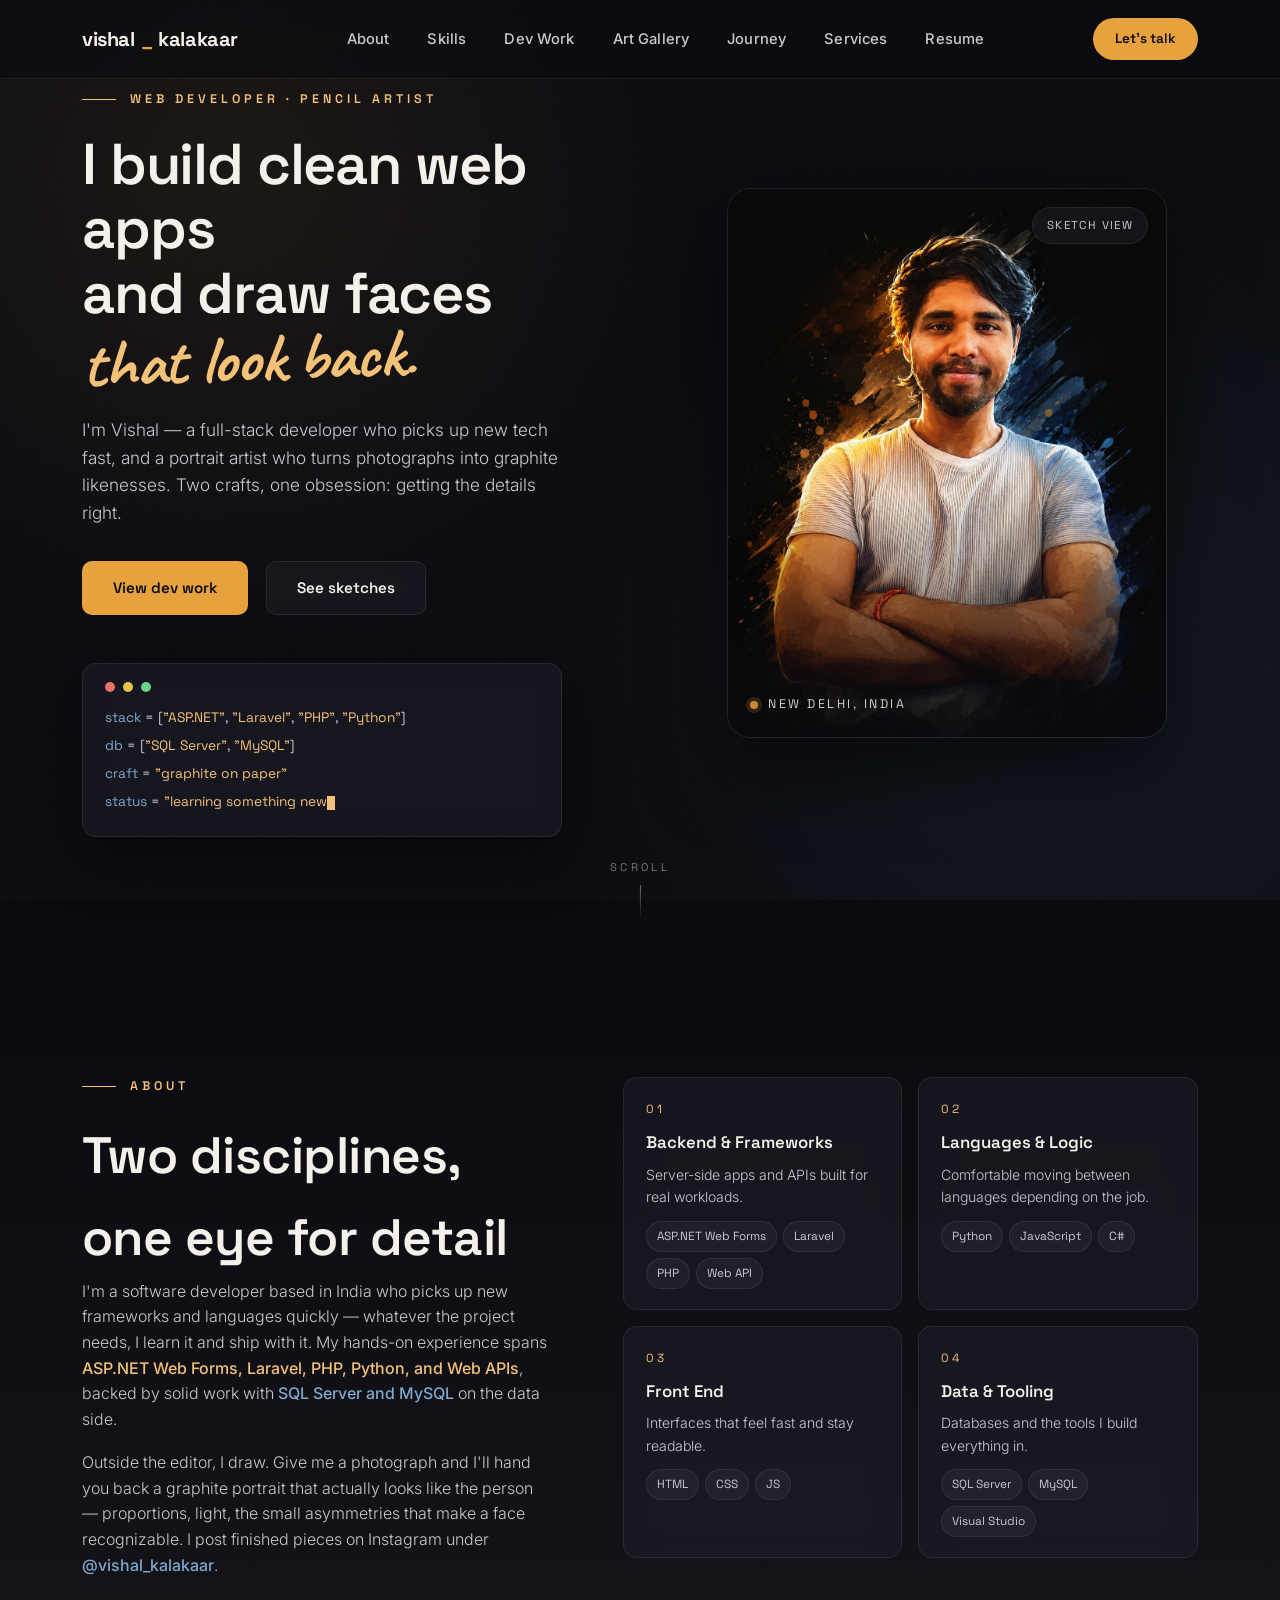
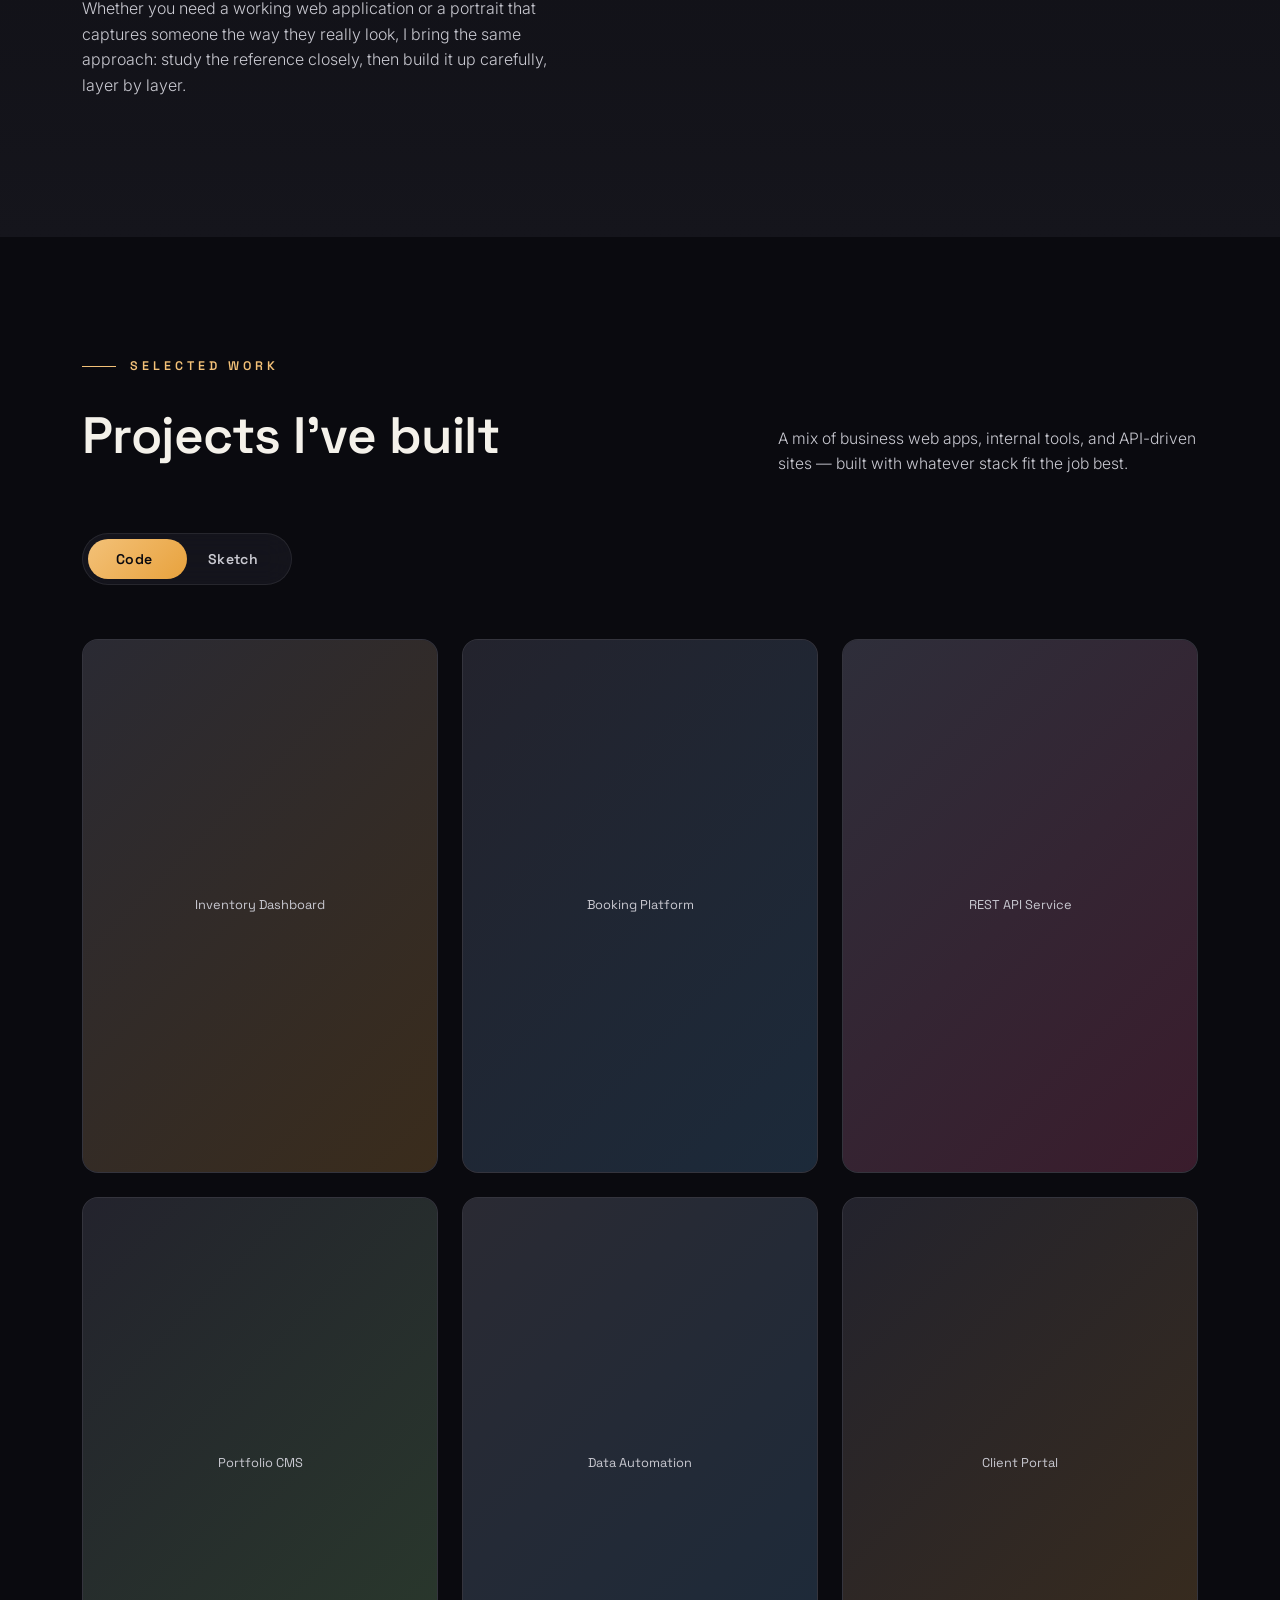
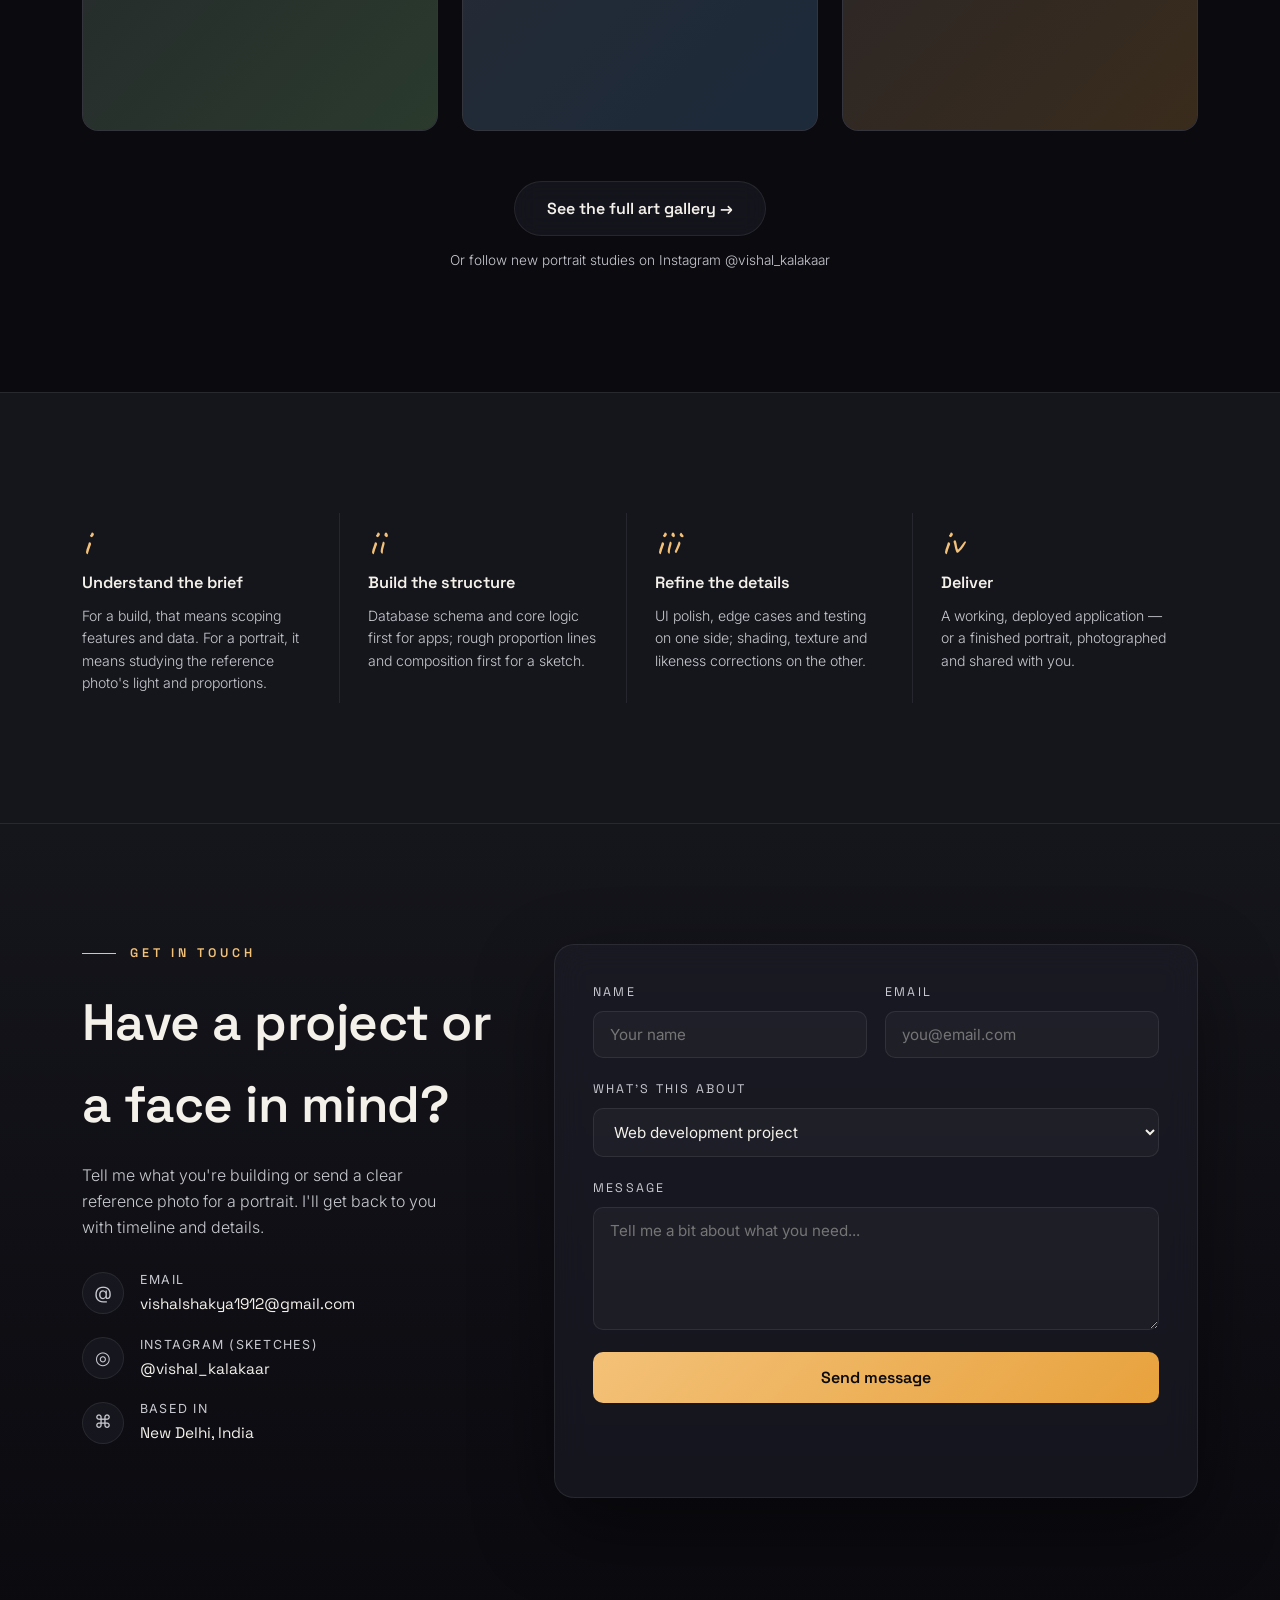
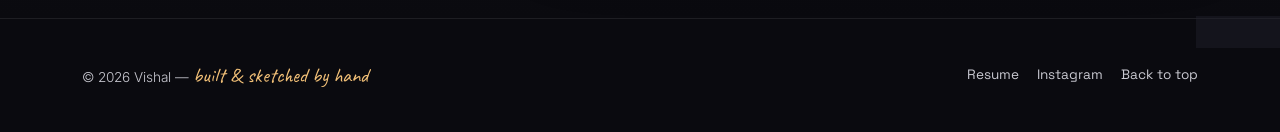
<file: index.html>
<!DOCTYPE html>
<html lang="en">
<head>
<meta charset="UTF-8">
<meta name="viewport" content="width=device-width, initial-scale=1.0">
<title>Vishal — Developer &amp; Pencil Artist</title>
<link rel="preconnect" href="https://fonts.googleapis.com">
<link rel="preconnect" href="https://fonts.gstatic.com" crossorigin>
<link href="https://fonts.googleapis.com/css2?family=Space+Grotesk:wght@400;500;600;700&family=Inter:wght@300;400;500;600&family=Caveat:wght@500;600;700&display=swap" rel="stylesheet">
<link rel="stylesheet" href="css/style.css">
</head>
<body>

<div class="grain"></div>

<!-- ===== NAV ===== -->
<header>
  <nav>
    <a href="index.html" class="logo">vishal<span class="dot">_</span>kalakaar</a>
    <ul class="nav-links" id="navLinks">
      <li><a href="index.html#about">About</a></li>
      <li><a href="skills.html">Skills</a></li>
      <li><a href="dev-portfolio.html">Dev Work</a></li>
      <li><a href="art-gallery.html">Art Gallery</a></li>
      <li><a href="journey.html">Journey</a></li>
      <li><a href="services.html">Services</a></li>
      <li><a href="resume.html">Resume</a></li>
    </ul>
    <a href="index.html#contact" class="nav-cta">Let's talk</a>
    <button class="burger" id="burger" aria-label="Toggle menu"><span></span><span></span><span></span></button>
  </nav>
</header>

<!-- ===== HERO ===== -->

<section class="hero" id="top">
  <div class="wrap">
    <div class="hero-copy">
      <div class="eyebrow">Web Developer · Pencil Artist</div>
      <h1>
        I build clean web apps
        <span class="line2">and draw faces <span class="script">that look back.</span></span>
      </h1>
      <p class="lead">
        I'm Vishal — a full-stack developer who picks up new tech fast, and a portrait
        artist who turns photographs into graphite likenesses. Two crafts, one obsession:
        getting the details right.
      </p>
      <div class="hero-cta">
        <a href="#work" class="btn btn-primary">View dev work</a>
        <a href="art-gallery.html" class="btn btn-ghost">See sketches</a>
      </div>
      <div class="term-card">
        <div class="term-dots"><span></span><span></span><span></span></div>
        <div class="line"><span class="key">stack</span> = [<span class="str">"ASP.NET"</span>, <span class="str">"Laravel"</span>, <span class="str">"PHP"</span>, <span class="str">"Python"</span>]</div>
        <div class="line"><span class="key">db</span> = [<span class="str">"SQL Server"</span>, <span class="str">"MySQL"</span>]</div>
        <div class="line"><span class="key">craft</span> = <span class="str">"graphite on paper"</span></div>
        <div class="line"><span class="key">status</span> = <span class="str">"learning something new</span><span class="cursor"></span></div>
      </div>
    </div>
    <div class="hero-art" id="heroArt">
      <img class="photo" src="images/hero.png" alt="Portrait of Vishal, arms crossed, smiling">
      <!-- <div class="sketch-overlay">
        <svg viewBox="0 0 500 625" preserveAspectRatio="xMidYMid slice" aria-hidden="true">
          <rect class="paper" x="0" y="0" width="500" height="625"/>
          <path d="M120 90 C 150 40, 280 30, 330 80 C 370 120, 365 170, 350 210"/>
          <path d="M150 130 C 200 110, 280 110, 320 145"/>
          <path d="M170 230 C 220 280, 290 285, 340 240"/>
          <path d="M100 360 C 180 330, 320 330, 400 365"/>
          <path d="M90 420 C 200 470, 320 470, 420 425"/>
          <path d="M150 480 L 350 480"/>
          <path d="M100 540 C 200 600, 320 600, 410 540"/>
          <path d="M250 60 L 250 250" stroke-dasharray="2 6"/>
          <path d="M200 200 C 210 220, 230 225, 245 215"/>
          <path d="M300 200 C 310 220, 330 225, 345 215"/>
          <path d="M230 250 C 245 270, 270 270, 285 252"/>
          <path d="M40 380 C 70 360, 120 358, 150 380"/>
          <path d="M350 380 C 380 360, 430 358, 460 380"/>
          <path d="M60 200 C 80 150, 120 110, 170 95"/>
          <path d="M330 95 C 380 115, 410 160, 425 210"/>
        </svg>
      </div> -->
      <span class="frame-tag">New Delhi, India</span>
      <span class="toggle-hint" id="toggleHint">Sketch view</span>
    </div>
  </div>
  <div class="scroll-cue"><span>Scroll</span><span class="stick"></span></div>
</section>

<!-- ===== ABOUT ===== -->
<section class="about" id="about">
  <div class="wrap">
    <div class="about-text reveal">
      <div class="eyebrow">About</div>
      <h2>Two disciplines, one eye for detail</h2>
      <p>
        I'm a software developer based in India who picks up new frameworks and languages
        quickly — whatever the project needs, I learn it and ship with it. My hands-on
        experience spans <span class="highlight">ASP.NET Web Forms, Laravel, PHP, Python,
        and Web APIs</span>, backed by solid work with <span class="highlight-b">SQL Server
        and MySQL</span> on the data side.
      </p>
      <p>
        Outside the editor, I draw. Give me a photograph and I'll hand you back a graphite
        portrait that actually looks like the person — proportions, light, the small
        asymmetries that make a face recognizable. I post finished pieces on Instagram
        under <span class="highlight-b">@vishal_kalakaar</span>.
      </p>
      <p>
        Whether you need a working web application or a portrait that captures someone
        the way they really look, I bring the same approach: study the reference closely,
        then build it up carefully, layer by layer.
      </p>
    </div>
    <div class="skill-grid reveal-stagger" id="skillGrid">
      <div class="skill-card">
        <span class="num">01</span>
        <h3>Backend &amp; Frameworks</h3>
        <p>Server-side apps and APIs built for real workloads.</p>
        <div class="tags"><span>ASP.NET Web Forms</span><span>Laravel</span><span>PHP</span><span>Web API</span></div>
      </div>
      <div class="skill-card">
        <span class="num">02</span>
        <h3>Languages &amp; Logic</h3>
        <p>Comfortable moving between languages depending on the job.</p>
        <div class="tags"><span>Python</span><span>JavaScript</span><span>C#</span></div>
      </div>
      <div class="skill-card">
        <span class="num">03</span>
        <h3>Front End</h3>
        <p>Interfaces that feel fast and stay readable.</p>
        <div class="tags"><span>HTML</span><span>CSS</span><span>JS</span></div>
      </div>
      <div class="skill-card">
        <span class="num">04</span>
        <h3>Data &amp; Tooling</h3>
        <p>Databases and the tools I build everything in.</p>
        <div class="tags"><span>SQL Server</span><span>MySQL</span><span>Visual Studio</span></div>
      </div>
    </div>
  </div>
</section>

<!-- ===== GALLERY (Code / Sketch toggle) ===== -->
<section class="gallery-section" id="work">
  <div class="wrap">
    <div class="sec-head reveal">
      <div>
        <div class="eyebrow">Selected work</div>
        <h2 id="galleryTitle">Projects I've built</h2>
      </div>
      <p id="gallerySub">A mix of business web apps, internal tools, and API-driven sites — built with whatever stack fit the job best.</p>
    </div>

    <div class="mode-switch" id="modeSwitch">
      <div class="pill"></div>
      <button class="active" data-mode="code">Code</button>
      <button data-mode="sketch">Sketch</button>
    </div>

    <div class="gallery-panels">
      <!-- CODE PANEL -->
      <div class="panel active" id="panel-code">
        <div class="gcard">
          <div class="thumb fill-1">Inventory Dashboard</div>
          <div class="overlay">
            <div class="tag">ASP.NET · SQL Server</div>
            <h4>Inventory Management Dashboard</h4>
            <p>Stock tracking, low-stock alerts and reporting for a retail back office.</p>
          </div>
        </div>
        <div class="gcard">
          <div class="thumb fill-2">Booking Platform</div>
          <div class="overlay">
            <div class="tag">Laravel · MySQL</div>
            <h4>Appointment Booking Platform</h4>
            <p>Multi-vendor scheduling system with email confirmations and admin panel.</p>
          </div>
        </div>
        <div class="gcard">
          <div class="thumb fill-3">REST API Service</div>
          <div class="overlay">
            <div class="tag">Web API · C#</div>
            <h4>Order Processing API</h4>
            <p>Token-secured endpoints handling order creation, status sync and webhooks.</p>
          </div>
        </div>
        <div class="gcard">
          <div class="thumb fill-4">Portfolio CMS</div>
          <div class="overlay">
            <div class="tag">PHP · MySQL</div>
            <h4>Lightweight Content CMS</h4>
            <p>Custom-built CMS for small business sites — pages, media and blog in one.</p>
          </div>
        </div>
        <div class="gcard">
          <div class="thumb fill-5">Data Automation</div>
          <div class="overlay">
            <div class="tag">Python</div>
            <h4>Report Automation Script</h4>
            <p>Pulls data from SQL Server, formats it and emails daily summary reports.</p>
          </div>
        </div>
        <div class="gcard">
          <div class="thumb fill-6">Client Portal</div>
          <div class="overlay">
            <div class="tag">ASP.NET Web Forms</div>
            <h4>Internal Client Portal</h4>
            <p>Secure login, document uploads and ticket tracking for a services company.</p>
          </div>
        </div>
      </div>

      <!-- SKETCH PANEL -->
      <div class="panel" id="panel-sketch">
        <div class="gcard sketch">
          <div class="thumb sketch-fill">
            <!-- <svg viewBox="0 0 200 200"><ellipse cx="100" cy="80" rx="55" ry="65"/><path d="M55 70 C 60 40 140 40 145 70"/><path d="M70 95 C 85 110 115 110 130 95"/><path d="M40 150 C 70 130 130 130 160 150 L160 200 L40 200 Z"/></svg> -->
            <img src="images/sketches/Hanuman.jpg" style="width:100%; height:100%;object-fit: cover;">
          </div>
          <div class="overlay">
            <div class="tag">Pigment Based Pen · A5</div>
            <h4>Lord Hanuman</h4>
            <p>A striking sketch capturing the divine essence of devotion, strength, and unwavering loyalty.</p>
          </div>
        </div>
        <div class="gcard sketch">
          <div class="thumb sketch-fill">
            <!-- <svg viewBox="0 0 200 200"><circle cx="100" cy="75" r="50"/><path d="M55 65 C 70 35 130 35 145 65"/><path d="M75 90 C 90 105 110 105 125 90"/><path d="M60 150 C 80 125 120 125 140 150 L140 200 L60 200 Z"/></svg> -->
            <img src="images/sketches/comissioned4.jpg" style="width:100%; height:100%;object-fit: cover;">
          </div>
          <div class="overlay">
            <div class="tag">Pencil Colour · A3</div>
            <h4>Comissioned Artwork</h4>
            <p>A story of togetherness, captured in colours.</p>
          </div>
        </div>
        <div class="gcard sketch">
          <div class="thumb sketch-fill">
            <!-- <svg viewBox="0 0 200 200"><ellipse cx="100" cy="85" rx="48" ry="60"/><path d="M60 75 C 75 50 125 50 140 75"/><path d="M78 100 C 92 112 108 112 122 100"/><path d="M50 160 C 75 135 125 135 150 160 L150 200 L50 200 Z"/></svg> -->
            <img src="images/sketches/Maa.jpg" style="width:100%; height:100%;object-fit: cover;">
          </div>
          <div class="overlay">
            <div class="tag">Graphite · A3</div>
            <h4>Mumma</h4>
            <p>This one is for the someone who created me. Made with pure love.</p>
          </div>
        </div>
        <div class="gcard sketch">
          <div class="thumb sketch-fill">
            <!-- <svg viewBox="0 0 200 200"><ellipse cx="100" cy="80" rx="52" ry="62"/><path d="M58 68 C 72 42 128 42 142 68"/><path d="M76 95 C 90 108 110 108 124 95"/><path d="M45 155 C 72 128 128 128 155 155 L155 200 L45 200 Z"/></svg> -->
            <img src="images/sketches/comissioned10.jpg" style="width:100%; height:100%;object-fit: cover;">
          </div>
          <div class="overlay">
            <div class="tag">Graphite · A3</div>
            <h4>Commissioned Artwork</h4>
            <p>Custom likeness commissioned as a gift from a daughter to her parents on their marriage anniversary.</p>
          </div>
        </div>
        <div class="gcard sketch">
          <div class="thumb sketch-fill">
            <!-- <svg viewBox="0 0 200 200"><circle cx="100" cy="78" r="52"/><path d="M52 68 C 68 38 132 38 148 68"/><path d="M70 98 C 88 112 112 112 130 98"/><path d="M48 155 C 75 130 125 130 152 155 L152 200 L48 200 Z"/></svg> -->
            <img src="images/sketches/IronMan.jpg" style="width:100%; height:100%;object-fit: cover;">
          </div>
          <div class="overlay">
            <div class="tag">Graphite · A4</div>
            <h4>Robert Downey Jr. - Iron Man</h4>
            <p>If you are a Marvel fan, you don't need his introduction. A brilliant hollywood actor famous for his Iron Man character.</p>
          </div>
        </div>
        <div class="gcard sketch">
          <div class="thumb sketch-fill">
            <!-- <svg viewBox="0 0 200 200"><ellipse cx="100" cy="82" rx="50" ry="63"/><path d="M55 70 C 70 42 130 42 145 70"/><path d="M75 98 C 90 110 110 110 125 98"/><path d="M48 158 C 74 132 126 132 152 158 L152 200 L48 200 Z"/></svg> -->
            <img src="images/sketches/Tokyo.jpg" style="width:100%; height:100%;object-fit: cover;">
          </div>
          <div class="overlay">
            <div class="tag">Graphite · A4</div>
            <h4>Úrsula Corberó - Tokyo</h4>
            <p>Heart of Money Heist Web Series. The Spanish actor who plays Tokyo in Netflix's Money Heist.</p>
          </div>
        </div>
      </div>
    </div>

    <div class="ig-cta reveal">
      <a href="art-gallery.html">
        See the full art gallery →
      </a>
      <span>Or follow new portrait studies on Instagram @vishal_kalakaar</span>
    </div>
  </div>
</section>

<!-- ===== PROCESS ===== -->
<section class="process" id="process">
  <div class="wrap">
    <div class="pstep reveal">
      <span class="pnum">i</span>
      <h4>Understand the brief</h4>
      <p>For a build, that means scoping features and data. For a portrait, it means studying the reference photo's light and proportions.</p>
    </div>
    <div class="pstep reveal">
      <span class="pnum">ii</span>
      <h4>Build the structure</h4>
      <p>Database schema and core logic first for apps; rough proportion lines and composition first for a sketch.</p>
    </div>
    <div class="pstep reveal">
      <span class="pnum">iii</span>
      <h4>Refine the details</h4>
      <p>UI polish, edge cases and testing on one side; shading, texture and likeness corrections on the other.</p>
    </div>
    <div class="pstep reveal">
      <span class="pnum">iv</span>
      <h4>Deliver</h4>
      <p>A working, deployed application — or a finished portrait, photographed and shared with you.</p>
    </div>
  </div>
</section>

<!-- ===== CONTACT ===== -->
<section class="contact" id="contact">
  <div class="wrap">
    <div class="contact-info reveal">
      <div class="eyebrow">Get in touch</div>
      <h2>Have a project or a face in mind?</h2>
      <p>Tell me what you're building or send a clear reference photo for a portrait. I'll get back to you with timeline and details.</p>
      <ul class="clist">
        <li>
          <span class="icn">@</span>
          <div><span class="label">Email</span><a href="mailto:vishalshakya1912@gmail.com">vishalshakya1912@gmail.com</a></div>
        </li>
        <li>
          <span class="icn">◎</span>
          <div><span class="label">Instagram (sketches)</span><a href="https://www.instagram.com/vishal_kalakaar" target="_blank" rel="noopener">@vishal_kalakaar</a></div>
        </li>
        <li>
          <span class="icn">⌘</span>
          <div><span class="label">Based in</span><a href="#" onclick="return false;">New Delhi, India</a></div>
        </li>
      </ul>
    </div>
    <div class="form-card reveal">
      <form id="contactForm">
        <div class="two-col">
          <div class="field">
            <label for="name">Name</label>
            <input type="text" id="name" name="name" required placeholder="Your name">
          </div>
          <div class="field">
            <label for="email">Email</label>
            <input type="email" id="email" name="email" required placeholder="you@email.com">
          </div>
        </div>
        <div class="field">
          <label for="type">What's this about</label>
          <select id="type" name="type">
            <option>Web development project</option>
            <option>Pencil portrait commission</option>
            <option>Something else</option>
          </select>
        </div>
        <div class="field">
          <label for="message">Message</label>
          <textarea id="message" name="message" rows="5" required placeholder="Tell me a bit about what you need..."></textarea>
        </div>
        <button type="submit" class="submit-btn">Send message</button>
        <p class="form-note" id="formNote">Thanks — your message is ready to send. (Connect this form to your email service to go live.)</p>
      </form>
    </div>
  </div>
</section>

<!-- ===== FOOTER ===== -->
<footer>
  <div class="wrap">
    <p>© <span id="year"></span> Vishal — <span class="fmark">built &amp; sketched by hand</span></p>
    <div class="fsocial">
      <a href="resume.html">Resume</a>
      <a href="https://www.instagram.com/vishal_kalakaar" target="_blank" rel="noopener">Instagram</a>
      <a href="#top">Back to top</a>
    </div>
  </div>
</footer>

<script src="js/main.js"></script>
<script>
  document.addEventListener('contextmenu', event => event.preventDefault());
  // Hero sketch/photo toggle
  const heroArt = document.getElementById('heroArt');
  const toggleHint = document.getElementById('toggleHint');
  let sketchOn = false;
  function setSketch(on){
    sketchOn = on;
    heroArt.classList.toggle('sketch-active', on);
    toggleHint.textContent = on ? 'Photo view' : 'Sketch view';
  }
  toggleHint.addEventListener('click', () => setSketch(!sketchOn));
  heroArt.addEventListener('mouseenter', () => setSketch(true));
  heroArt.addEventListener('mouseleave', () => setSketch(false));

  // Gallery mode switch
  const modeSwitch = document.getElementById('modeSwitch');
  const panelCode = document.getElementById('panel-code');
  const panelSketch = document.getElementById('panel-sketch');
  const galleryTitle = document.getElementById('galleryTitle');
  const gallerySub = document.getElementById('gallerySub');
  modeSwitch.querySelectorAll('button').forEach(btn => {
    btn.addEventListener('click', () => {
      modeSwitch.querySelectorAll('button').forEach(b => b.classList.remove('active'));
      btn.classList.add('active');
      const mode = btn.dataset.mode;
      modeSwitch.classList.toggle('sketch', mode === 'sketch');
      if(mode === 'sketch'){
        panelCode.classList.remove('active');
        panelSketch.classList.add('active');
        galleryTitle.textContent = 'Pencil portraits';
        gallerySub.textContent = "Graphite studies and commissioned likenesses. Full gallery lives on the Art Gallery page and Instagram @vishal_kalakaar.";
      } else {
        panelSketch.classList.remove('active');
        panelCode.classList.add('active');
        galleryTitle.textContent = "Projects I've built";
        gallerySub.textContent = "A mix of business web apps, internal tools, and API-driven sites — built with whatever stack fit the job best.";
      }
    });
  });

  // Contact form (front-end only)
  const form = document.getElementById('contactForm');
  const formNote = document.getElementById('formNote');
  form.addEventListener('submit', (e) => {
    e.preventDefault();
    formNote.classList.add('show');
    form.querySelector('.submit-btn').textContent = 'Message ready ✓';
    setTimeout(() => { form.querySelector('.submit-btn').textContent = 'Send message'; }, 2400);
  });
</script>

</body>
</html>
</file>
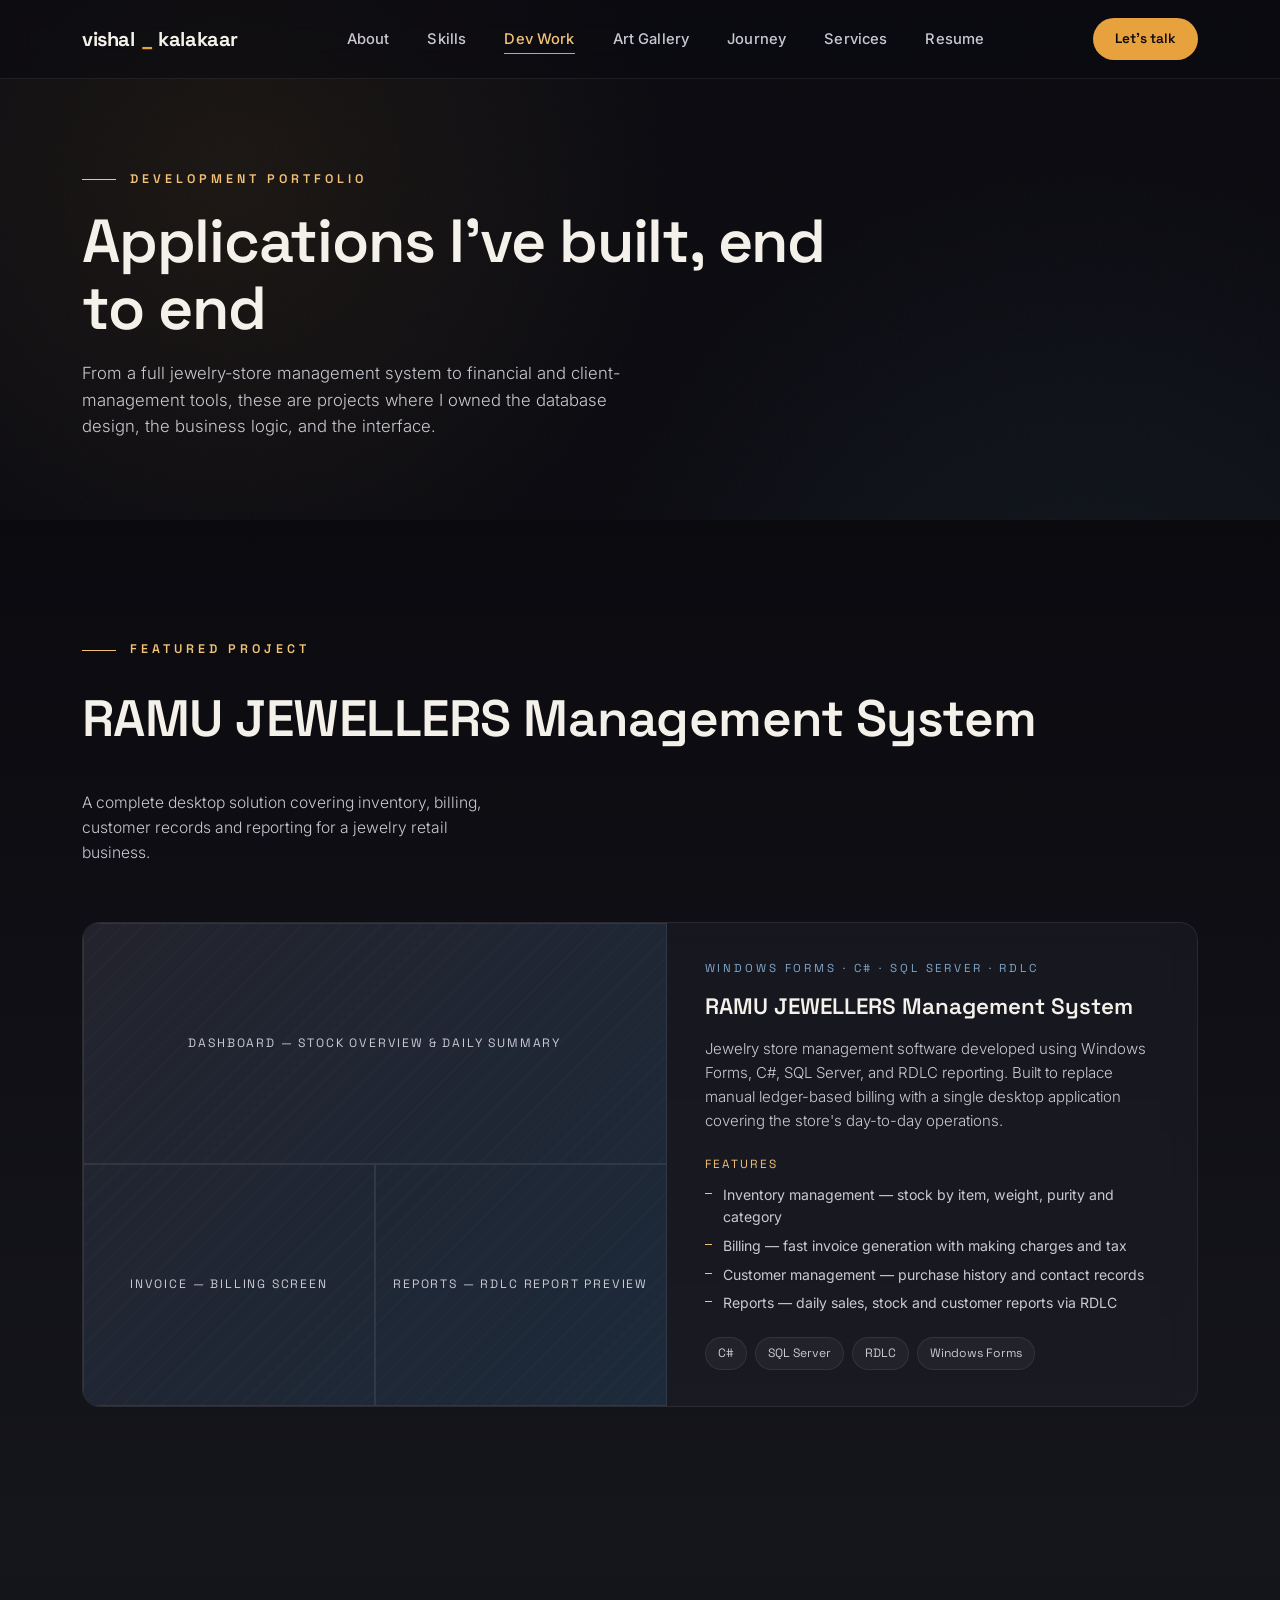
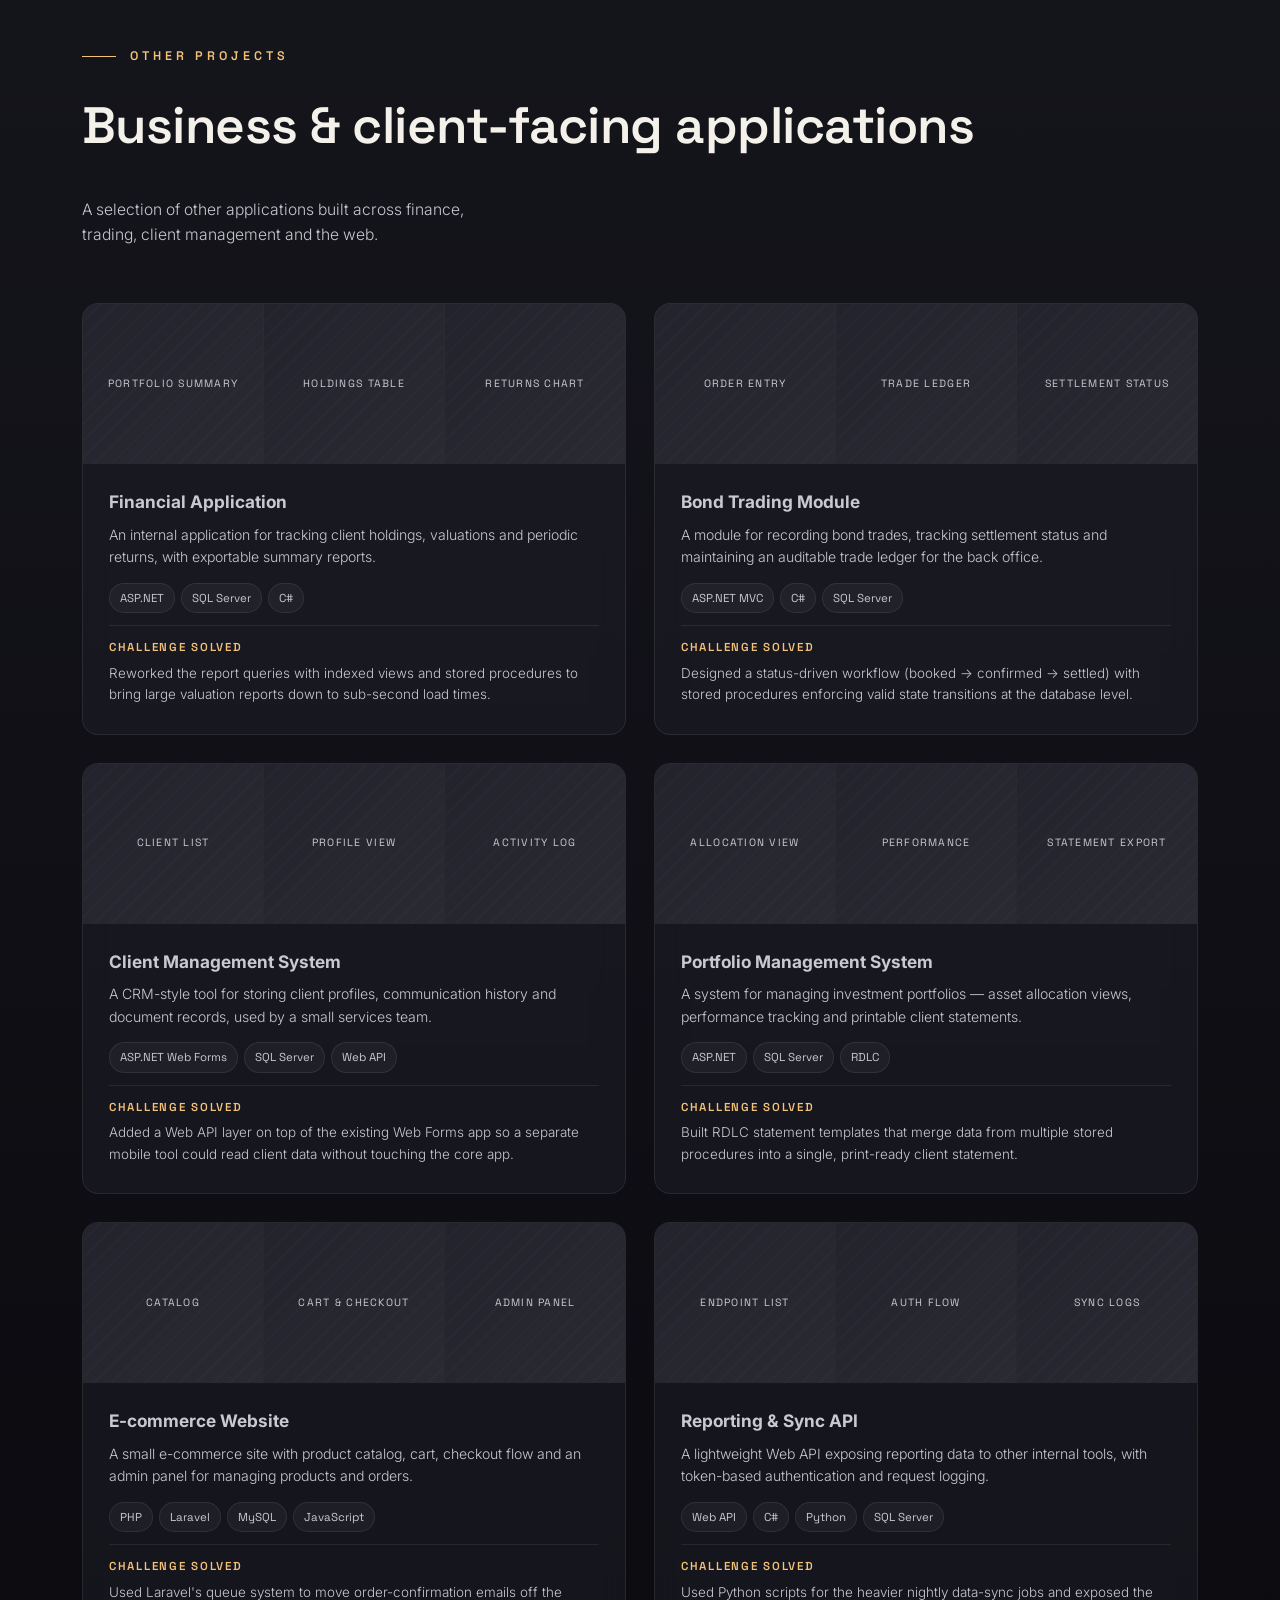
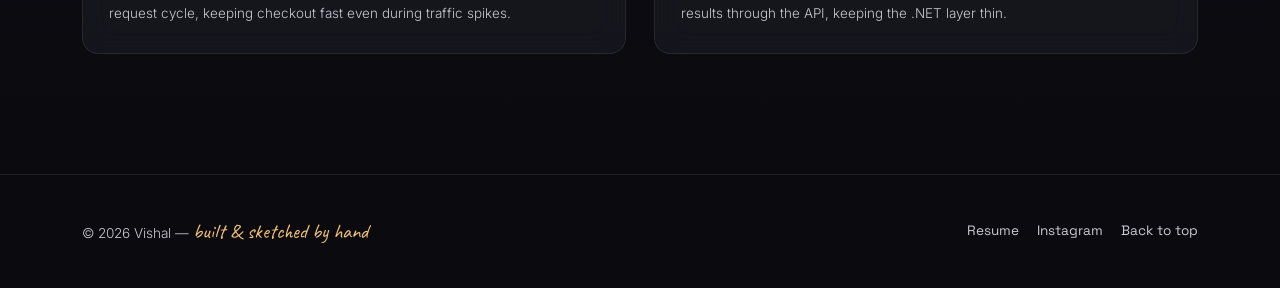
<file: dev-portfolio.html>
<!DOCTYPE html>
<html lang="en">
<head>
<meta charset="UTF-8">
<meta name="viewport" content="width=device-width, initial-scale=1.0">
<title>Development Portfolio — Vishal</title>
<link rel="preconnect" href="https://fonts.googleapis.com">
<link rel="preconnect" href="https://fonts.gstatic.com" crossorigin>
<link href="https://fonts.googleapis.com/css2?family=Space+Grotesk:wght@400;500;600;700&family=Inter:wght@300;400;500;600&family=Caveat:wght@500;600;700&display=swap" rel="stylesheet">
<link rel="stylesheet" href="css/style.css">
</head>
<body>

<div class="grain"></div>

<!-- ===== NAV ===== -->
<header>
  <nav>
    <a href="index.html" class="logo">vishal<span class="dot">_</span>kalakaar</a>
    <ul class="nav-links" id="navLinks">
      <li><a href="index.html#about">About</a></li>
      <li><a href="skills.html">Skills</a></li>
      <li><a href="dev-portfolio.html" class="current">Dev Work</a></li>
      <li><a href="art-gallery.html">Art Gallery</a></li>
      <li><a href="journey.html">Journey</a></li>
      <li><a href="services.html">Services</a></li>
      <li><a href="resume.html">Resume</a></li>
    </ul>
    <a href="index.html#contact" class="nav-cta">Let's talk</a>
    <button class="burger" id="burger" aria-label="Toggle menu"><span></span><span></span><span></span></button>
  </nav>
</header>

<!-- ===== PAGE HERO ===== -->
<section class="page-hero">
  <div class="wrap">
    <div class="eyebrow">Development portfolio</div>
    <h1>Applications I've built, end to end</h1>
    <p class="lead">
      From a full jewelry-store management system to financial and client-management
      tools, these are projects where I owned the database design, the business logic,
      and the interface.
    </p>
  </div>
</section>

<!-- ===== FEATURED PROJECT ===== -->
<section class="alt-bg">
  <div class="wrap">
    <div class="sec-head reveal">
      <div>
        <div class="eyebrow">Featured project</div>
        <h2>RAMU JEWELLERS Management System</h2>
      </div>
      <p>A complete desktop solution covering inventory, billing, customer records and reporting for a jewelry retail business.</p>
    </div>

    <div class="project-card reveal">
      <div class="project-visual">
        <div class="shot wide">Dashboard — stock overview &amp; daily summary</div>
        <div class="shot">Invoice — billing screen</div>
        <div class="shot">Reports — RDLC report preview</div>
      </div>
      <div class="project-body">
        <div class="project-tag">Windows Forms · C# · SQL Server · RDLC</div>
        <h3>RAMU JEWELLERS Management System</h3>
        <p class="desc">
          Jewelry store management software developed using Windows Forms, C#, SQL Server,
          and RDLC reporting. Built to replace manual ledger-based billing with a single
          desktop application covering the store's day-to-day operations.
        </p>

        <div class="project-sub">Features</div>
        <ul class="project-list">
          <li>Inventory management — stock by item, weight, purity and category</li>
          <li>Billing — fast invoice generation with making charges and tax</li>
          <li>Customer management — purchase history and contact records</li>
          <li>Reports — daily sales, stock and customer reports via RDLC</li>
        </ul>

        <div class="project-stack">
          <span>C#</span><span>SQL Server</span><span>RDLC</span><span>Windows Forms</span>
        </div>
      </div>
    </div>
  </div>
</section>

<!-- ===== OTHER PROJECTS ===== -->
<section class="alt-bg-rev">
  <div class="wrap">
    <div class="sec-head reveal">
      <div>
        <div class="eyebrow">Other projects</div>
        <h2>Business &amp; client-facing applications</h2>
      </div>
      <p>A selection of other applications built across finance, trading, client management and the web.</p>
    </div>

    <div class="opcard-grid reveal-stagger">
      <div class="opcard">
        <div class="opvisual"><span>Portfolio summary</span><span>Holdings table</span><span>Returns chart</span></div>
        <div class="opbody">
          <h4>Financial Application</h4>
          <p class="desc">An internal application for tracking client holdings, valuations and periodic returns, with exportable summary reports.</p>
          <div class="meta-row"><span>ASP.NET</span><span>SQL Server</span><span>C#</span></div>
          <div class="challenge">
            <strong>Challenge solved</strong>
            Reworked the report queries with indexed views and stored procedures to bring large valuation reports down to sub-second load times.
          </div>
        </div>
      </div>

      <div class="opcard">
        <div class="opvisual"><span>Order entry</span><span>Trade ledger</span><span>Settlement status</span></div>
        <div class="opbody">
          <h4>Bond Trading Module</h4>
          <p class="desc">A module for recording bond trades, tracking settlement status and maintaining an auditable trade ledger for the back office.</p>
          <div class="meta-row"><span>ASP.NET MVC</span><span>C#</span><span>SQL Server</span></div>
          <div class="challenge">
            <strong>Challenge solved</strong>
            Designed a status-driven workflow (booked → confirmed → settled) with stored procedures enforcing valid state transitions at the database level.
          </div>
        </div>
      </div>

      <div class="opcard">
        <div class="opvisual"><span>Client list</span><span>Profile view</span><span>Activity log</span></div>
        <div class="opbody">
          <h4>Client Management System</h4>
          <p class="desc">A CRM-style tool for storing client profiles, communication history and document records, used by a small services team.</p>
          <div class="meta-row"><span>ASP.NET Web Forms</span><span>SQL Server</span><span>Web API</span></div>
          <div class="challenge">
            <strong>Challenge solved</strong>
            Added a Web API layer on top of the existing Web Forms app so a separate mobile tool could read client data without touching the core app.
          </div>
        </div>
      </div>

      <div class="opcard">
        <div class="opvisual"><span>Allocation view</span><span>Performance</span><span>Statement export</span></div>
        <div class="opbody">
          <h4>Portfolio Management System</h4>
          <p class="desc">A system for managing investment portfolios — asset allocation views, performance tracking and printable client statements.</p>
          <div class="meta-row"><span>ASP.NET</span><span>SQL Server</span><span>RDLC</span></div>
          <div class="challenge">
            <strong>Challenge solved</strong>
            Built RDLC statement templates that merge data from multiple stored procedures into a single, print-ready client statement.
          </div>
        </div>
      </div>

      <div class="opcard">
        <div class="opvisual"><span>Catalog</span><span>Cart &amp; checkout</span><span>Admin panel</span></div>
        <div class="opbody">
          <h4>E-commerce Website</h4>
          <p class="desc">A small e-commerce site with product catalog, cart, checkout flow and an admin panel for managing products and orders.</p>
          <div class="meta-row"><span>PHP</span><span>Laravel</span><span>MySQL</span><span>JavaScript</span></div>
          <div class="challenge">
            <strong>Challenge solved</strong>
            Used Laravel's queue system to move order-confirmation emails off the request cycle, keeping checkout fast even during traffic spikes.
          </div>
        </div>
      </div>

      <div class="opcard">
        <div class="opvisual"><span>Endpoint list</span><span>Auth flow</span><span>Sync logs</span></div>
        <div class="opbody">
          <h4>Reporting &amp; Sync API</h4>
          <p class="desc">A lightweight Web API exposing reporting data to other internal tools, with token-based authentication and request logging.</p>
          <div class="meta-row"><span>Web API</span><span>C#</span><span>Python</span><span>SQL Server</span></div>
          <div class="challenge">
            <strong>Challenge solved</strong>
            Used Python scripts for the heavier nightly data-sync jobs and exposed the results through the API, keeping the .NET layer thin.
          </div>
        </div>
      </div>
    </div>
  </div>
</section>

<!-- ===== FOOTER ===== -->
<footer>
  <div class="wrap">
    <p>© <span id="year"></span> Vishal — <span class="fmark">built &amp; sketched by hand</span></p>
    <div class="fsocial">
      <a href="resume.html">Resume</a>
      <a href="https://www.instagram.com/vishal_kalakaar" target="_blank" rel="noopener">Instagram</a>
      <a href="#top">Back to top</a>
    </div>
  </div>
</footer>

<script src="js/main.js"></script>
</body>
</html>
</file>
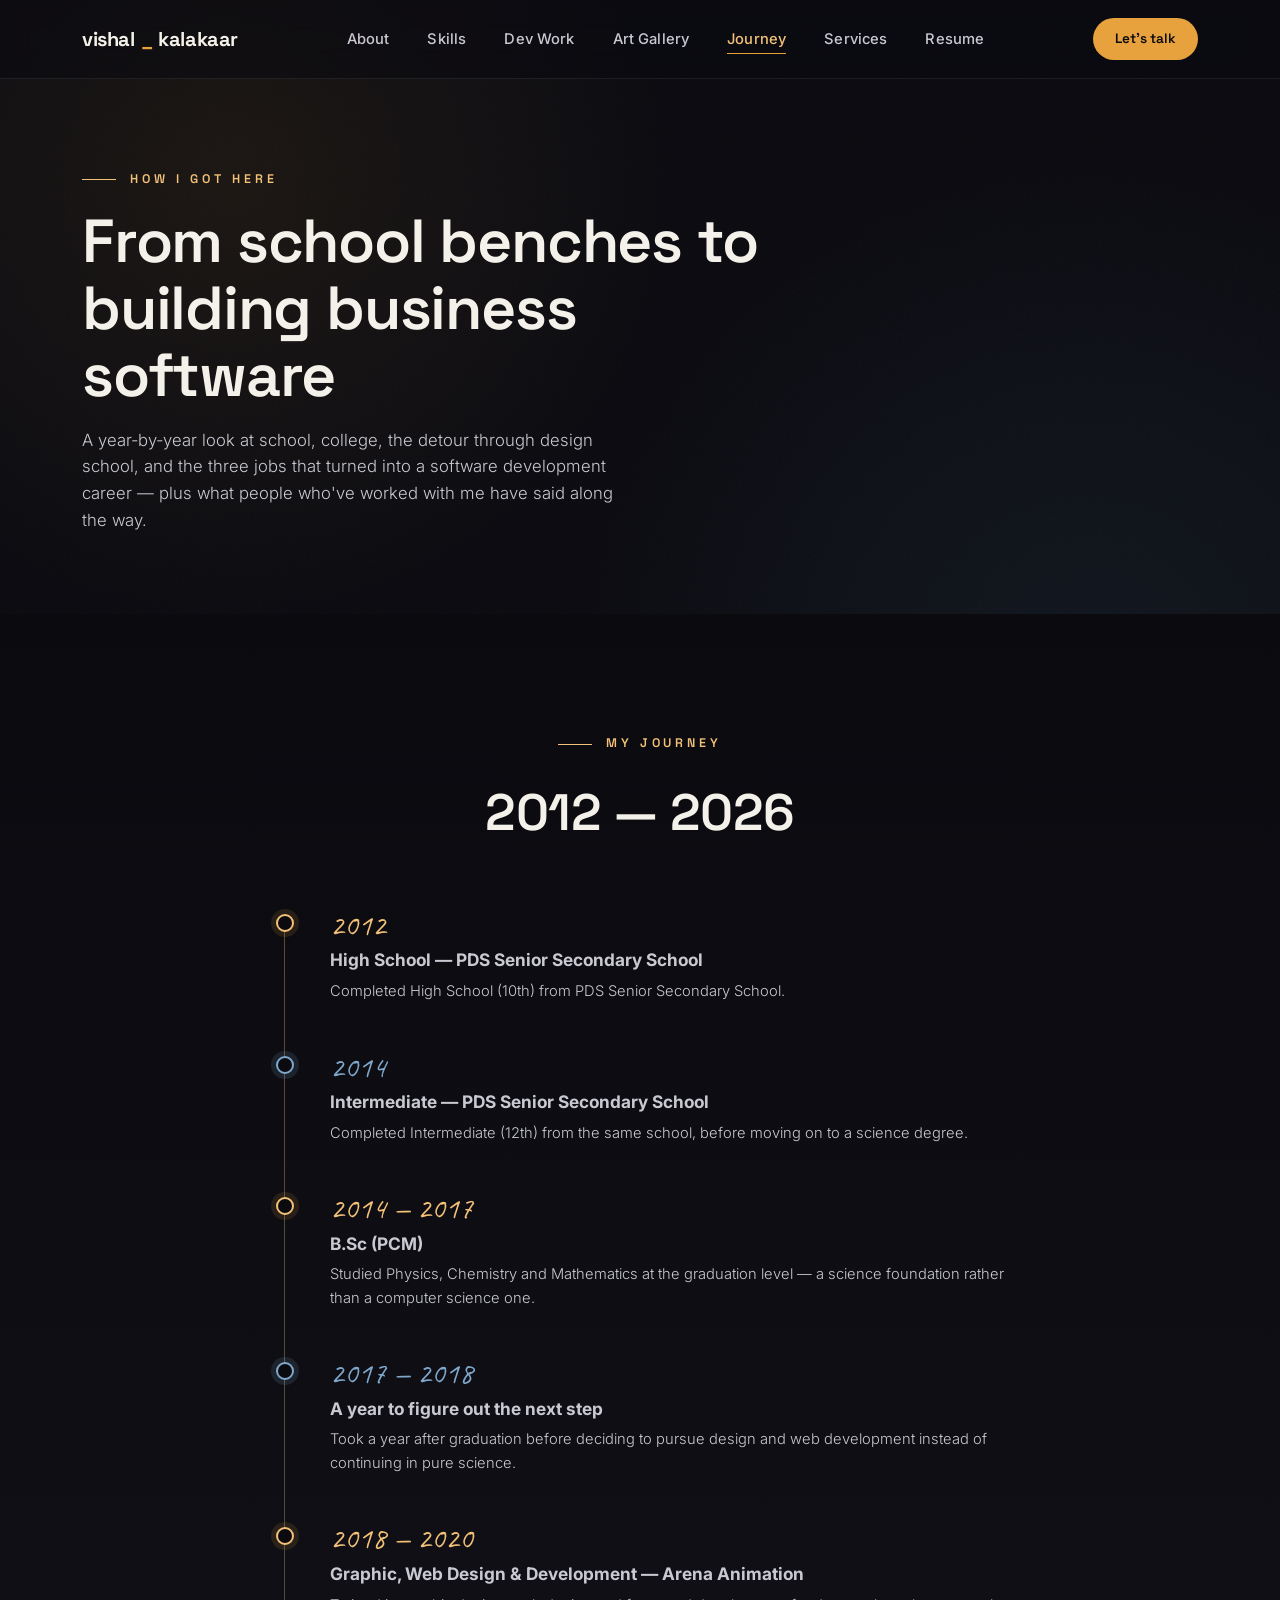
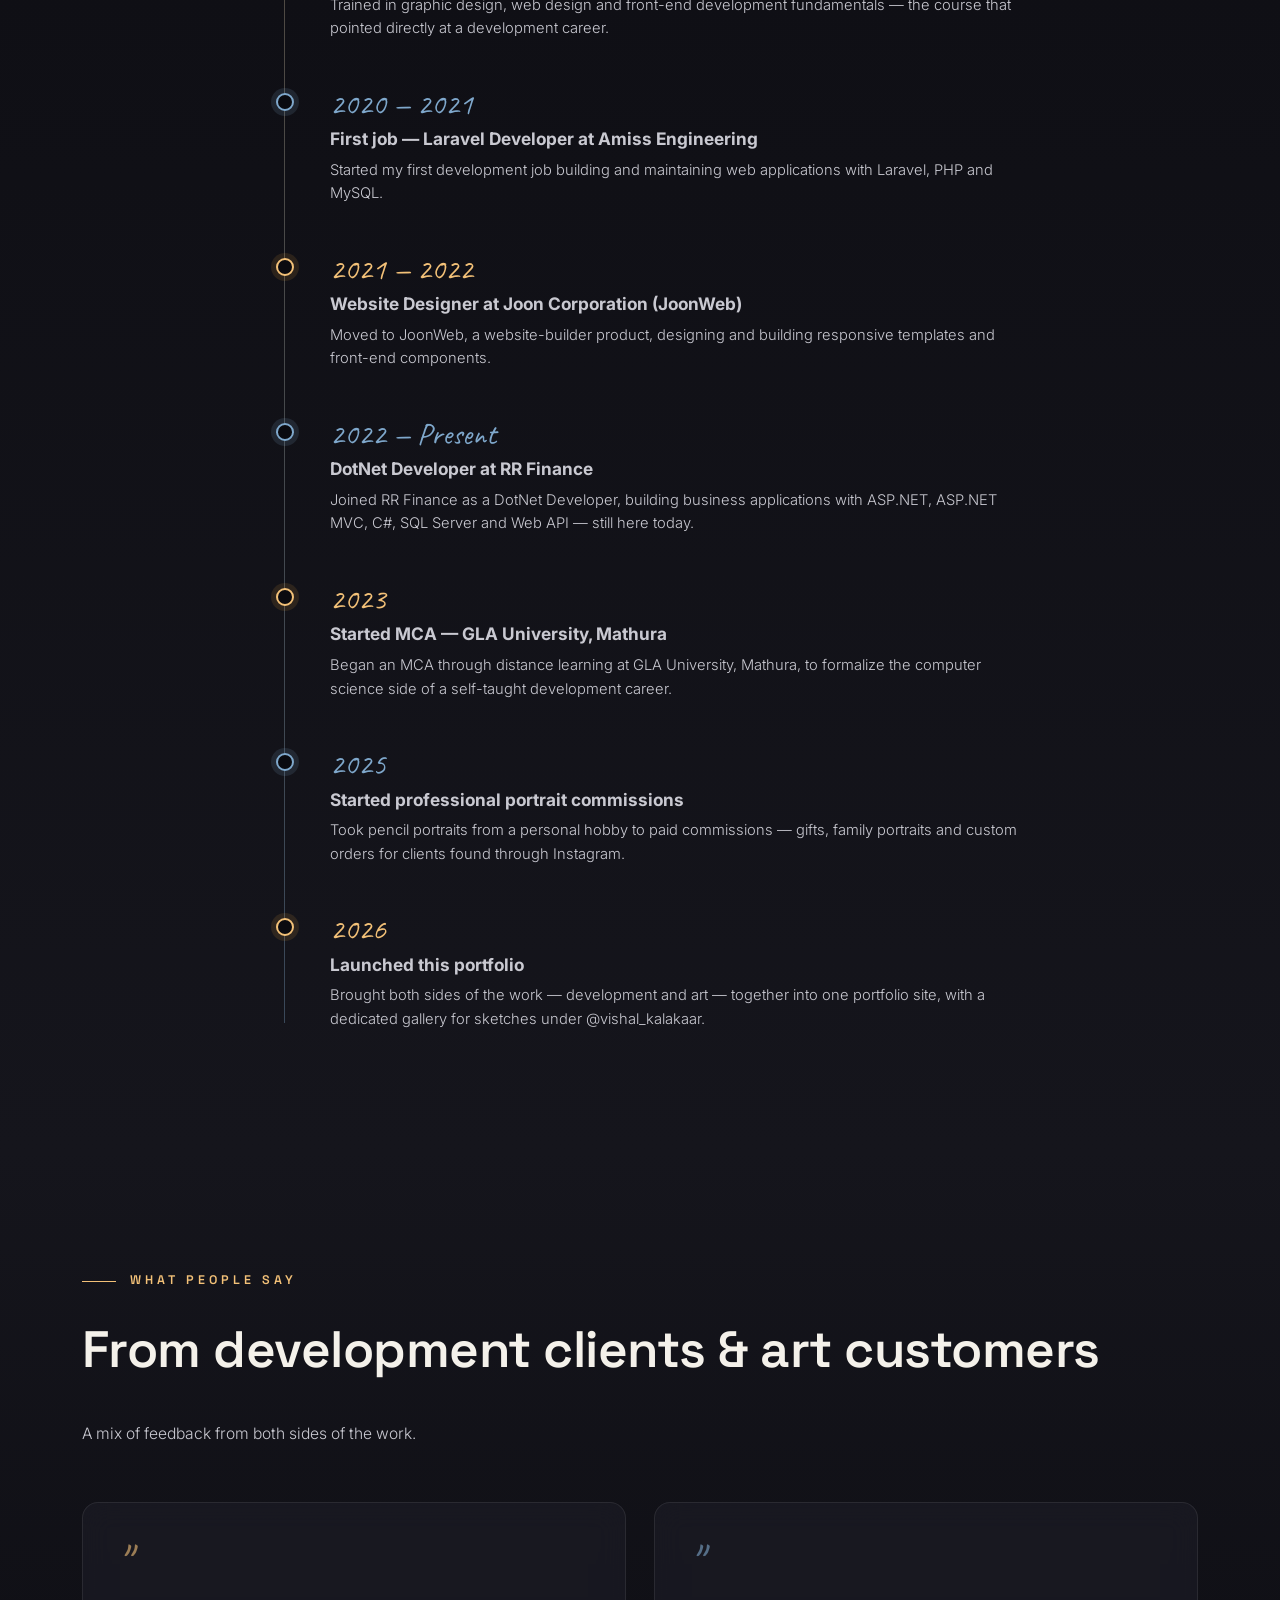
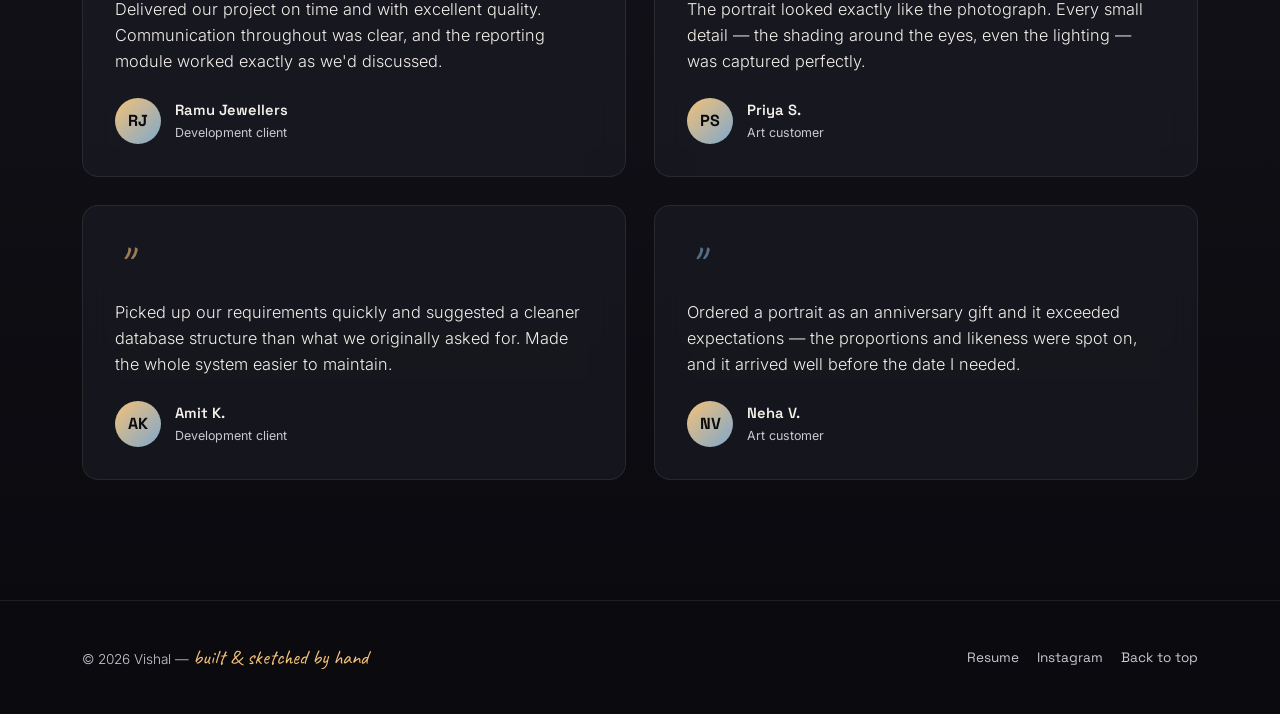
<file: journey.html>
<!DOCTYPE html>
<html lang="en">
<head>
<meta charset="UTF-8">
<meta name="viewport" content="width=device-width, initial-scale=1.0">
<title>Journey — Vishal</title>
<link rel="preconnect" href="https://fonts.googleapis.com">
<link rel="preconnect" href="https://fonts.gstatic.com" crossorigin>
<link href="https://fonts.googleapis.com/css2?family=Space+Grotesk:wght@400;500;600;700&family=Inter:wght@300;400;500;600&family=Caveat:wght@500;600;700&display=swap" rel="stylesheet">
<link rel="stylesheet" href="css/style.css">
</head>
<body>

<div class="grain"></div>

<!-- ===== NAV ===== -->
<header>
  <nav>
    <a href="index.html" class="logo">vishal<span class="dot">_</span>kalakaar</a>
    <ul class="nav-links" id="navLinks">
      <li><a href="index.html#about">About</a></li>
      <li><a href="skills.html">Skills</a></li>
      <li><a href="dev-portfolio.html">Dev Work</a></li>
      <li><a href="art-gallery.html">Art Gallery</a></li>
      <li><a href="journey.html" class="current">Journey</a></li>
      <li><a href="services.html">Services</a></li>
      <li><a href="resume.html">Resume</a></li>
    </ul>
    <a href="index.html#contact" class="nav-cta">Let's talk</a>
    <button class="burger" id="burger" aria-label="Toggle menu"><span></span><span></span><span></span></button>
  </nav>
</header>

<!-- ===== PAGE HERO ===== -->
<section class="page-hero">
  <div class="wrap">
    <div class="eyebrow">How I got here</div>
    <h1>From school benches to building business software</h1>
    <p class="lead">
      A year-by-year look at school, college, the detour through design school, and
      the three jobs that turned into a software development career — plus what
      people who've worked with me have said along the way.
    </p>
  </div>
</section>

<!-- ===== TIMELINE ===== -->
<section class="alt-bg">
  <div class="wrap">
    <div class="sec-head reveal" style="justify-content:center; text-align:center;">
      <div style="margin:0 auto;">
        <div class="eyebrow" style="justify-content:center;">My journey</div>
        <h2>2012 — 2026</h2>
      </div>
    </div>

    <div class="timeline reveal-stagger">
      <div class="tl-item">
        <span class="tl-dot"></span>
        <span class="tl-year">2012</span>
        <h4>High School — PDS Senior Secondary School</h4>
        <p>Completed High School (10th) from PDS Senior Secondary School.</p>
      </div>
      <div class="tl-item">
        <span class="tl-dot"></span>
        <span class="tl-year">2014</span>
        <h4>Intermediate — PDS Senior Secondary School</h4>
        <p>Completed Intermediate (12th) from the same school, before moving on to a science degree.</p>
      </div>
      <div class="tl-item">
        <span class="tl-dot"></span>
        <span class="tl-year">2014 — 2017</span>
        <h4>B.Sc (PCM)</h4>
        <p>Studied Physics, Chemistry and Mathematics at the graduation level — a science foundation rather than a computer science one.</p>
      </div>
      <div class="tl-item">
        <span class="tl-dot"></span>
        <span class="tl-year">2017 — 2018</span>
        <h4>A year to figure out the next step</h4>
        <p>Took a year after graduation before deciding to pursue design and web development instead of continuing in pure science.</p>
      </div>
      <div class="tl-item">
        <span class="tl-dot"></span>
        <span class="tl-year">2018 — 2020</span>
        <h4>Graphic, Web Design &amp; Development — Arena Animation</h4>
        <p>Trained in graphic design, web design and front-end development fundamentals — the course that pointed directly at a development career.</p>
      </div>
      <div class="tl-item">
        <span class="tl-dot"></span>
        <span class="tl-year">2020 — 2021</span>
        <h4>First job — Laravel Developer at Amiss Engineering</h4>
        <p>Started my first development job building and maintaining web applications with Laravel, PHP and MySQL.</p>
      </div>
      <div class="tl-item">
        <span class="tl-dot"></span>
        <span class="tl-year">2021 — 2022</span>
        <h4>Website Designer at Joon Corporation (JoonWeb)</h4>
        <p>Moved to JoonWeb, a website-builder product, designing and building responsive templates and front-end components.</p>
      </div>
      <div class="tl-item">
        <span class="tl-dot"></span>
        <span class="tl-year">2022 — Present</span>
        <h4>DotNet Developer at RR Finance</h4>
        <p>Joined RR Finance as a DotNet Developer, building business applications with ASP.NET, ASP.NET MVC, C#, SQL Server and Web API — still here today.</p>
      </div>
      <div class="tl-item">
        <span class="tl-dot"></span>
        <span class="tl-year">2023</span>
        <h4>Started MCA — GLA University, Mathura</h4>
        <p>Began an MCA through distance learning at GLA University, Mathura, to formalize the computer science side of a self-taught development career.</p>
      </div>
      <div class="tl-item">
        <span class="tl-dot"></span>
        <span class="tl-year">2025</span>
        <h4>Started professional portrait commissions</h4>
        <p>Took pencil portraits from a personal hobby to paid commissions — gifts, family portraits and custom orders for clients found through Instagram.</p>
      </div>
      <div class="tl-item">
        <span class="tl-dot"></span>
        <span class="tl-year">2026</span>
        <h4>Launched this portfolio</h4>
        <p>Brought both sides of the work — development and art — together into one portfolio site, with a dedicated gallery for sketches under @vishal_kalakaar.</p>
      </div>
    </div>
  </div>
</section>

<!-- ===== TESTIMONIALS ===== -->
<section class="alt-bg-rev">
  <div class="wrap">
    <div class="sec-head reveal">
      <div>
        <div class="eyebrow">What people say</div>
        <h2>From development clients &amp; art customers</h2>
      </div>
      <p>A mix of feedback from both sides of the work.</p>
    </div>

    <div class="testi-grid reveal-stagger">
      <div class="testi-card">
        <span class="quote-mark">"</span>
        <p class="quote">Delivered our project on time and with excellent quality. Communication throughout was clear, and the reporting module worked exactly as we'd discussed.</p>
        <div class="testi-person">
          <div class="testi-avatar">RJ</div>
          <div>
            <div class="tname">Ramu Jewellers</div>
            <div class="trole">Development client</div>
          </div>
        </div>
      </div>

      <div class="testi-card art">
        <span class="quote-mark">"</span>
        <p class="quote">The portrait looked exactly like the photograph. Every small detail — the shading around the eyes, even the lighting — was captured perfectly.</p>
        <div class="testi-person">
          <div class="testi-avatar">PS</div>
          <div>
            <div class="tname">Priya S.</div>
            <div class="trole">Art customer</div>
          </div>
        </div>
      </div>

      <div class="testi-card">
        <span class="quote-mark">"</span>
        <p class="quote">Picked up our requirements quickly and suggested a cleaner database structure than what we originally asked for. Made the whole system easier to maintain.</p>
        <div class="testi-person">
          <div class="testi-avatar">AK</div>
          <div>
            <div class="tname">Amit K.</div>
            <div class="trole">Development client</div>
          </div>
        </div>
      </div>

      <div class="testi-card art">
        <span class="quote-mark">"</span>
        <p class="quote">Ordered a portrait as an anniversary gift and it exceeded expectations — the proportions and likeness were spot on, and it arrived well before the date I needed.</p>
        <div class="testi-person">
          <div class="testi-avatar">NV</div>
          <div>
            <div class="tname">Neha V.</div>
            <div class="trole">Art customer</div>
          </div>
        </div>
      </div>
    </div>
  </div>
</section>

<!-- ===== FOOTER ===== -->
<footer>
  <div class="wrap">
    <p>© <span id="year"></span> Vishal — <span class="fmark">built &amp; sketched by hand</span></p>
    <div class="fsocial">
      <a href="resume.html">Resume</a>
      <a href="https://www.instagram.com/vishal_kalakaar" target="_blank" rel="noopener">Instagram</a>
      <a href="#top">Back to top</a>
    </div>
  </div>
</footer>

<script src="js/main.js"></script>
</body>
</html>
</file>
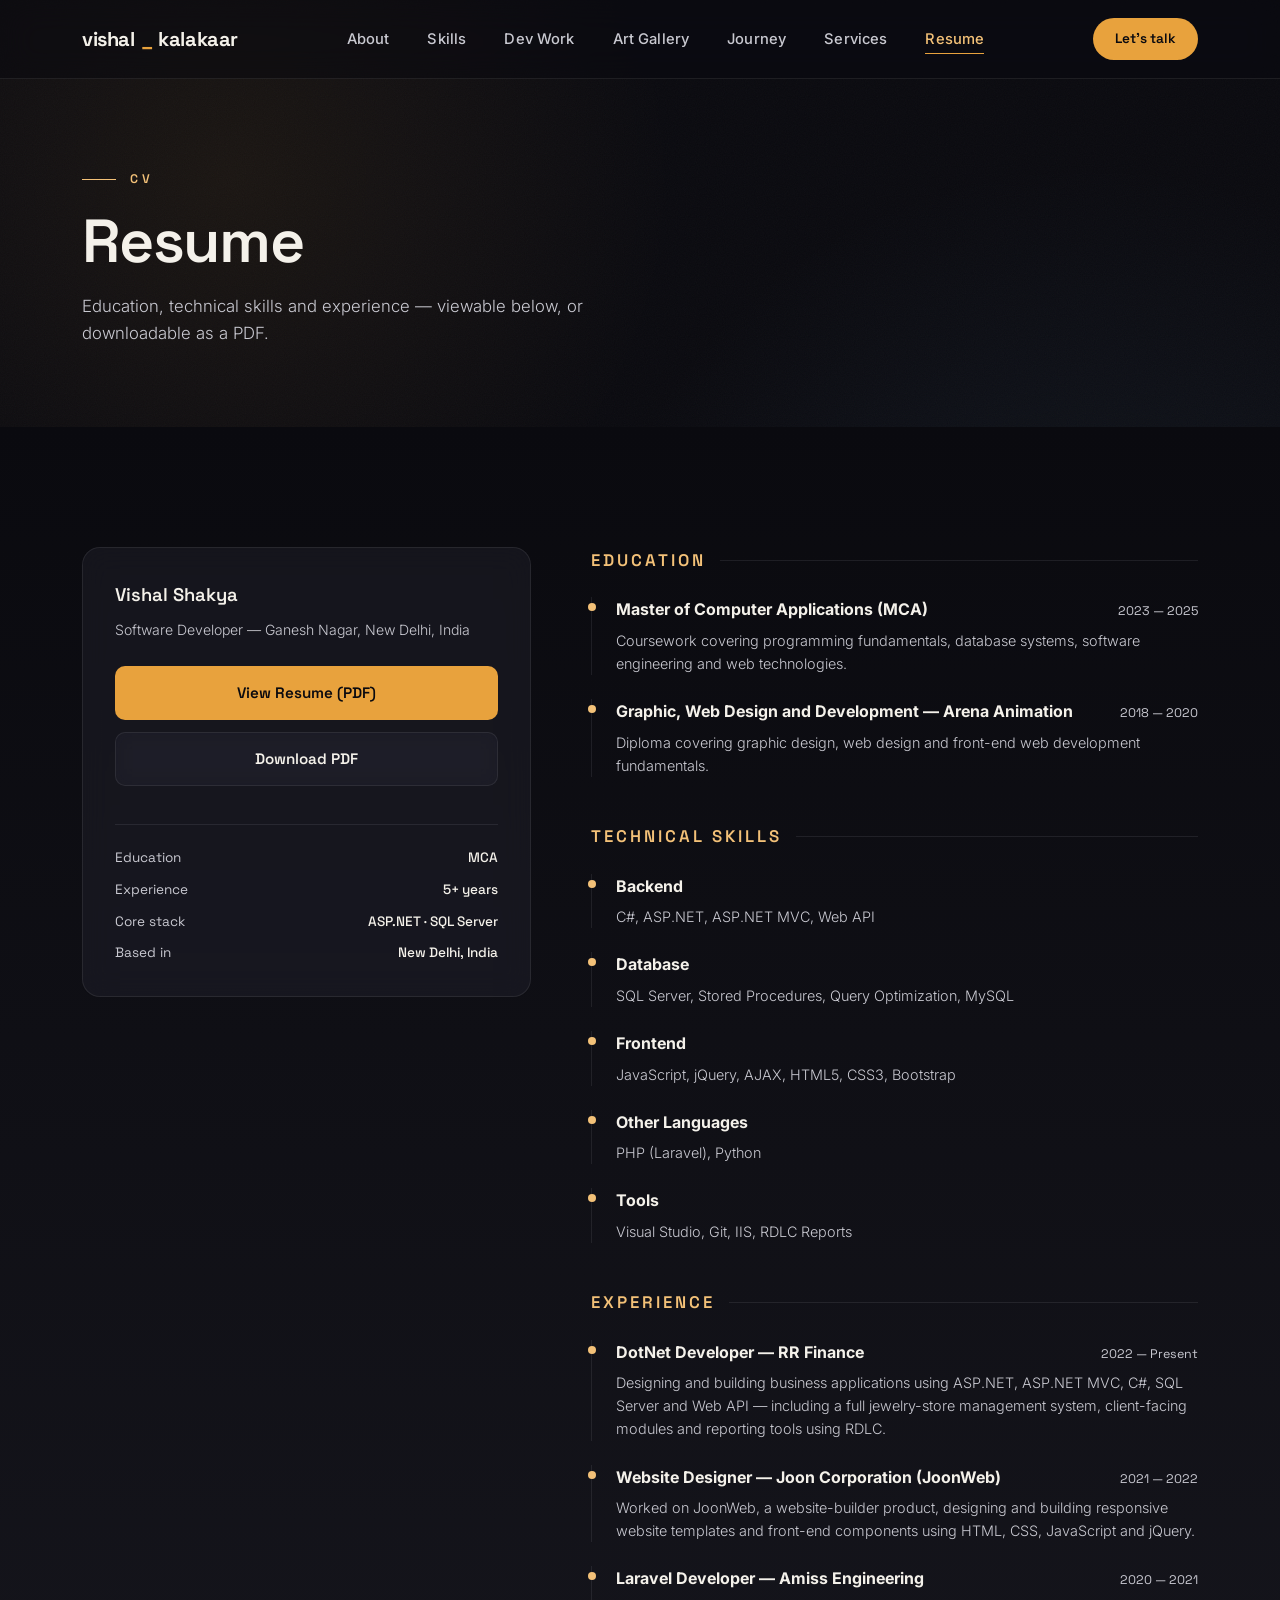
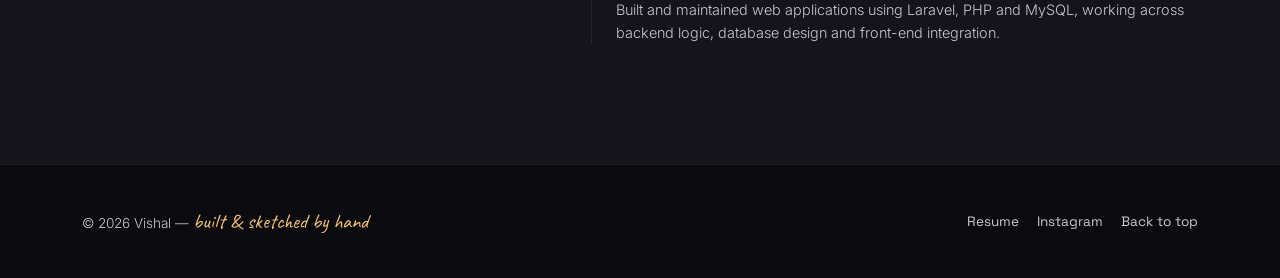
<file: resume.html>
<!DOCTYPE html>
<html lang="en">
<head>
<meta charset="UTF-8">
<meta name="viewport" content="width=device-width, initial-scale=1.0">
<title>Resume — Vishal</title>
<link rel="preconnect" href="https://fonts.googleapis.com">
<link rel="preconnect" href="https://fonts.gstatic.com" crossorigin>
<link href="https://fonts.googleapis.com/css2?family=Space+Grotesk:wght@400;500;600;700&family=Inter:wght@300;400;500;600&family=Caveat:wght@500;600;700&display=swap" rel="stylesheet">
<link rel="stylesheet" href="css/style.css">
</head>
<body>

<div class="grain"></div>

<!-- ===== NAV ===== -->
<header>
  <nav>
    <a href="index.html" class="logo">vishal<span class="dot">_</span>kalakaar</a>
    <ul class="nav-links" id="navLinks">
      <li><a href="index.html#about">About</a></li>
      <li><a href="skills.html">Skills</a></li>
      <li><a href="dev-portfolio.html">Dev Work</a></li>
      <li><a href="art-gallery.html">Art Gallery</a></li>
      <li><a href="journey.html">Journey</a></li>
      <li><a href="services.html">Services</a></li>
      <li><a href="resume.html" class="current">Resume</a></li>
    </ul>
    <a href="index.html#contact" class="nav-cta">Let's talk</a>
    <button class="burger" id="burger" aria-label="Toggle menu"><span></span><span></span><span></span></button>
  </nav>
</header>

<!-- ===== PAGE HERO ===== -->
<section class="page-hero">
  <div class="wrap">
    <div class="eyebrow">CV</div>
    <h1>Resume</h1>
    <p class="lead">
      Education, technical skills and experience — viewable below,
      or downloadable as a PDF.
    </p>
  </div>
</section>

<!-- ===== RESUME ===== -->
<section class="alt-bg">
  <div class="wrap">
    <div class="resume-grid">
      <div class="resume-actions reveal">
        <h3>Vishal Shakya</h3>
        <p>Software Developer — Ganesh Nagar, New Delhi, India</p>
        <a href="vishal-resume.pdf" target="_blank" class="btn btn-primary">View Resume (PDF)</a>
        <a href="vishal-resume.pdf" download class="btn btn-ghost">Download PDF</a>

        <ul class="resume-quickfacts">
          <li><span>Education</span><span>MCA</span></li>
          <li><span>Experience</span><span>5+ years</span></li>
          <li><span>Core stack</span><span>ASP.NET · SQL Server</span></li>
          <li><span>Based in</span><span>New Delhi, India</span></li>
        </ul>
      </div>

      <div class="resume-content">
        <div class="resume-block reveal">
          <h3>Education</h3>
          <div class="resume-entry">
            <div class="re-head">
              <h4>Master of Computer Applications (MCA)</h4>
              <span class="re-date">2023 — 2025</span>
            </div>
            <p>Coursework covering programming fundamentals, database systems, software engineering and web technologies.</p>
          </div>
          <div class="resume-entry">
            <div class="re-head">
              <h4>Graphic, Web Design and Development — Arena Animation</h4>
              <span class="re-date">2018 — 2020</span>
            </div>
            <p>Diploma covering graphic design, web design and front-end web development fundamentals.</p>
          </div>
        </div>

        <div class="resume-block reveal">
          <h3>Technical Skills</h3>
          <div class="resume-entry">
            <div class="re-head"><h4>Backend</h4></div>
            <p>C#, ASP.NET, ASP.NET MVC, Web API</p>
          </div>
          <div class="resume-entry">
            <div class="re-head"><h4>Database</h4></div>
            <p>SQL Server, Stored Procedures, Query Optimization, MySQL</p>
          </div>
          <div class="resume-entry">
            <div class="re-head"><h4>Frontend</h4></div>
            <p>JavaScript, jQuery, AJAX, HTML5, CSS3, Bootstrap</p>
          </div>
          <div class="resume-entry">
            <div class="re-head"><h4>Other Languages</h4></div>
            <p>PHP (Laravel), Python</p>
          </div>
          <div class="resume-entry">
            <div class="re-head"><h4>Tools</h4></div>
            <p>Visual Studio, Git, IIS, RDLC Reports</p>
          </div>
        </div>

        <div class="resume-block reveal">
          <h3>Experience</h3>
          <div class="resume-entry">
            <div class="re-head">
              <h4>DotNet Developer — RR Finance</h4>
              <span class="re-date">2022 — Present</span>
            </div>
            <p>Designing and building business applications using ASP.NET, ASP.NET MVC, C#, SQL Server and Web API — including a full jewelry-store management system, client-facing modules and reporting tools using RDLC.</p>
          </div>
          <div class="resume-entry">
            <div class="re-head">
              <h4>Website Designer — Joon Corporation (JoonWeb)</h4>
              <span class="re-date">2021 — 2022</span>
            </div>
            <p>Worked on JoonWeb, a website-builder product, designing and building responsive website templates and front-end components using HTML, CSS, JavaScript and jQuery.</p>
          </div>
          <div class="resume-entry">
            <div class="re-head">
              <h4>Laravel Developer — Amiss Engineering</h4>
              <span class="re-date">2020 — 2021</span>
            </div>
            <p>Built and maintained web applications using Laravel, PHP and MySQL, working across backend logic, database design and front-end integration.</p>
          </div>
        </div>
      </div>
    </div>
  </div>
</section>

<!-- ===== FOOTER ===== -->
<footer>
  <div class="wrap">
    <p>© <span id="year"></span> Vishal — <span class="fmark">built &amp; sketched by hand</span></p>
    <div class="fsocial">
      <a href="resume.html">Resume</a>
      <a href="https://www.instagram.com/vishal_kalakaar" target="_blank" rel="noopener">Instagram</a>
      <a href="#top">Back to top</a>
    </div>
  </div>
</footer>

<script src="js/main.js"></script>
</body>
</html>
</file>
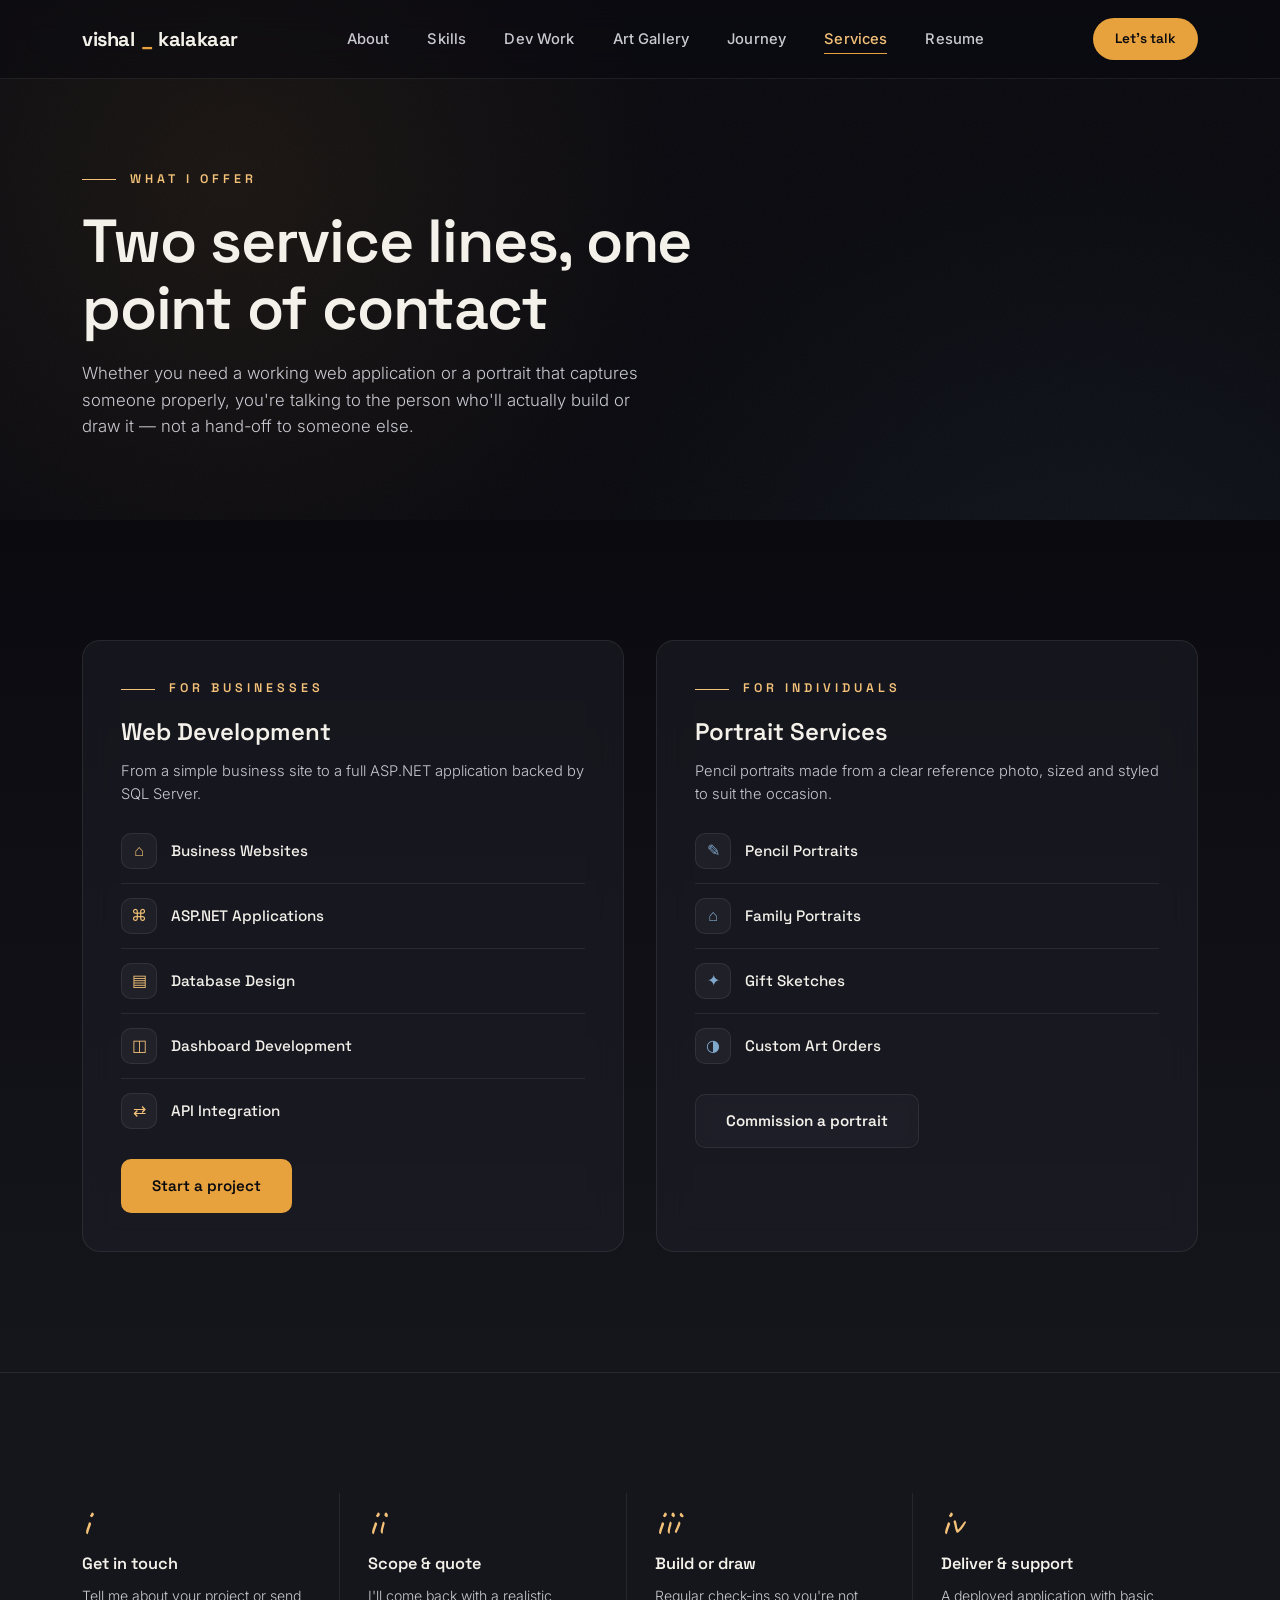
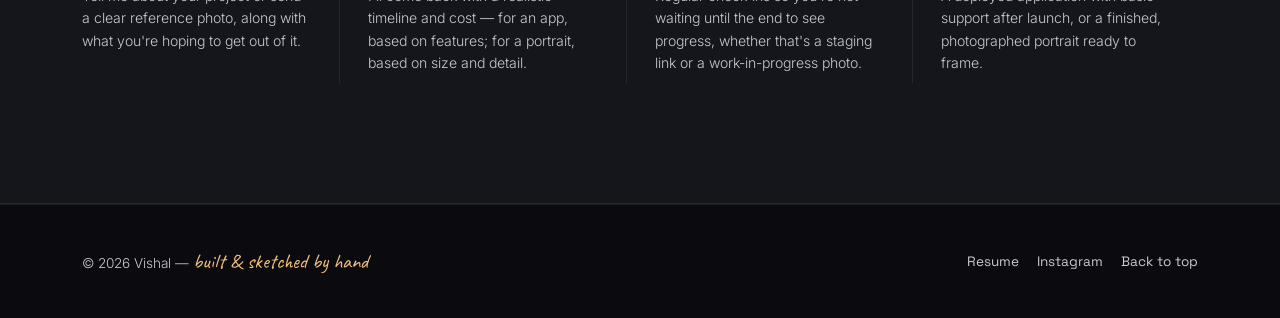
<file: services.html>
<!DOCTYPE html>
<html lang="en">
<head>
<meta charset="UTF-8">
<meta name="viewport" content="width=device-width, initial-scale=1.0">
<title>Services — Vishal</title>
<link rel="preconnect" href="https://fonts.googleapis.com">
<link rel="preconnect" href="https://fonts.gstatic.com" crossorigin>
<link href="https://fonts.googleapis.com/css2?family=Space+Grotesk:wght@400;500;600;700&family=Inter:wght@300;400;500;600&family=Caveat:wght@500;600;700&display=swap" rel="stylesheet">
<link rel="stylesheet" href="css/style.css">
</head>
<body>

<div class="grain"></div>

<!-- ===== NAV ===== -->
<header>
  <nav>
    <a href="index.html" class="logo">vishal<span class="dot">_</span>kalakaar</a>
    <ul class="nav-links" id="navLinks">
      <li><a href="index.html#about">About</a></li>
      <li><a href="skills.html">Skills</a></li>
      <li><a href="dev-portfolio.html">Dev Work</a></li>
      <li><a href="art-gallery.html">Art Gallery</a></li>
      <li><a href="journey.html">Journey</a></li>
      <li><a href="services.html" class="current">Services</a></li>
      <li><a href="resume.html">Resume</a></li>
    </ul>
    <a href="index.html#contact" class="nav-cta">Let's talk</a>
    <button class="burger" id="burger" aria-label="Toggle menu"><span></span><span></span><span></span></button>
  </nav>
</header>

<!-- ===== PAGE HERO ===== -->
<section class="page-hero">
  <div class="wrap">
    <div class="eyebrow">What I offer</div>
    <h1>Two service lines, one point of contact</h1>
    <p class="lead">
      Whether you need a working web application or a portrait that captures someone
      properly, you're talking to the person who'll actually build or draw it — not
      a hand-off to someone else.
    </p>
  </div>
</section>

<!-- ===== SERVICES ===== -->
<section class="alt-bg">
  <div class="wrap">
    <div class="services-grid reveal-stagger">
      <div class="service-card">
        <div class="eyebrow">For businesses</div>
        <h3>Web Development</h3>
        <p class="sub">From a simple business site to a full ASP.NET application backed by SQL Server.</p>
        <ul class="service-list">
          <li><span class="sicon">⌂</span> Business Websites</li>
          <li><span class="sicon">⌘</span> ASP.NET Applications</li>
          <li><span class="sicon">▤</span> Database Design</li>
          <li><span class="sicon">◫</span> Dashboard Development</li>
          <li><span class="sicon">⇄</span> API Integration</li>
        </ul>
        <div class="cta-row">
          <a href="index.html#contact" class="btn btn-primary">Start a project</a>
        </div>
      </div>

      <div class="service-card art">
        <div class="eyebrow">For individuals</div>
        <h3>Portrait Services</h3>
        <p class="sub">Pencil portraits made from a clear reference photo, sized and styled to suit the occasion.</p>
        <ul class="service-list">
          <li><span class="sicon">✎</span> Pencil Portraits</li>
          <li><span class="sicon">⌂</span> Family Portraits</li>
          <li><span class="sicon">✦</span> Gift Sketches</li>
          <li><span class="sicon">◑</span> Custom Art Orders</li>
        </ul>
        <div class="cta-row">
          <a href="index.html#contact" class="btn btn-ghost">Commission a portrait</a>
        </div>
      </div>
    </div>
  </div>
</section>

<!-- ===== HOW IT WORKS (reuses process pattern) ===== -->
<section class="process">
  <div class="wrap">
    <div class="pstep reveal">
      <span class="pnum">i</span>
      <h4>Get in touch</h4>
      <p>Tell me about your project or send a clear reference photo, along with what you're hoping to get out of it.</p>
    </div>
    <div class="pstep reveal">
      <span class="pnum">ii</span>
      <h4>Scope &amp; quote</h4>
      <p>I'll come back with a realistic timeline and cost — for an app, based on features; for a portrait, based on size and detail.</p>
    </div>
    <div class="pstep reveal">
      <span class="pnum">iii</span>
      <h4>Build or draw</h4>
      <p>Regular check-ins so you're not waiting until the end to see progress, whether that's a staging link or a work-in-progress photo.</p>
    </div>
    <div class="pstep reveal">
      <span class="pnum">iv</span>
      <h4>Deliver &amp; support</h4>
      <p>A deployed application with basic support after launch, or a finished, photographed portrait ready to frame.</p>
    </div>
  </div>
</section>

<!-- ===== FOOTER ===== -->
<footer>
  <div class="wrap">
    <p>© <span id="year"></span> Vishal — <span class="fmark">built &amp; sketched by hand</span></p>
    <div class="fsocial">
      <a href="resume.html">Resume</a>
      <a href="https://www.instagram.com/vishal_kalakaar" target="_blank" rel="noopener">Instagram</a>
      <a href="#top">Back to top</a>
    </div>
  </div>
</footer>

<script src="js/main.js"></script>
</body>
</html>
</file>
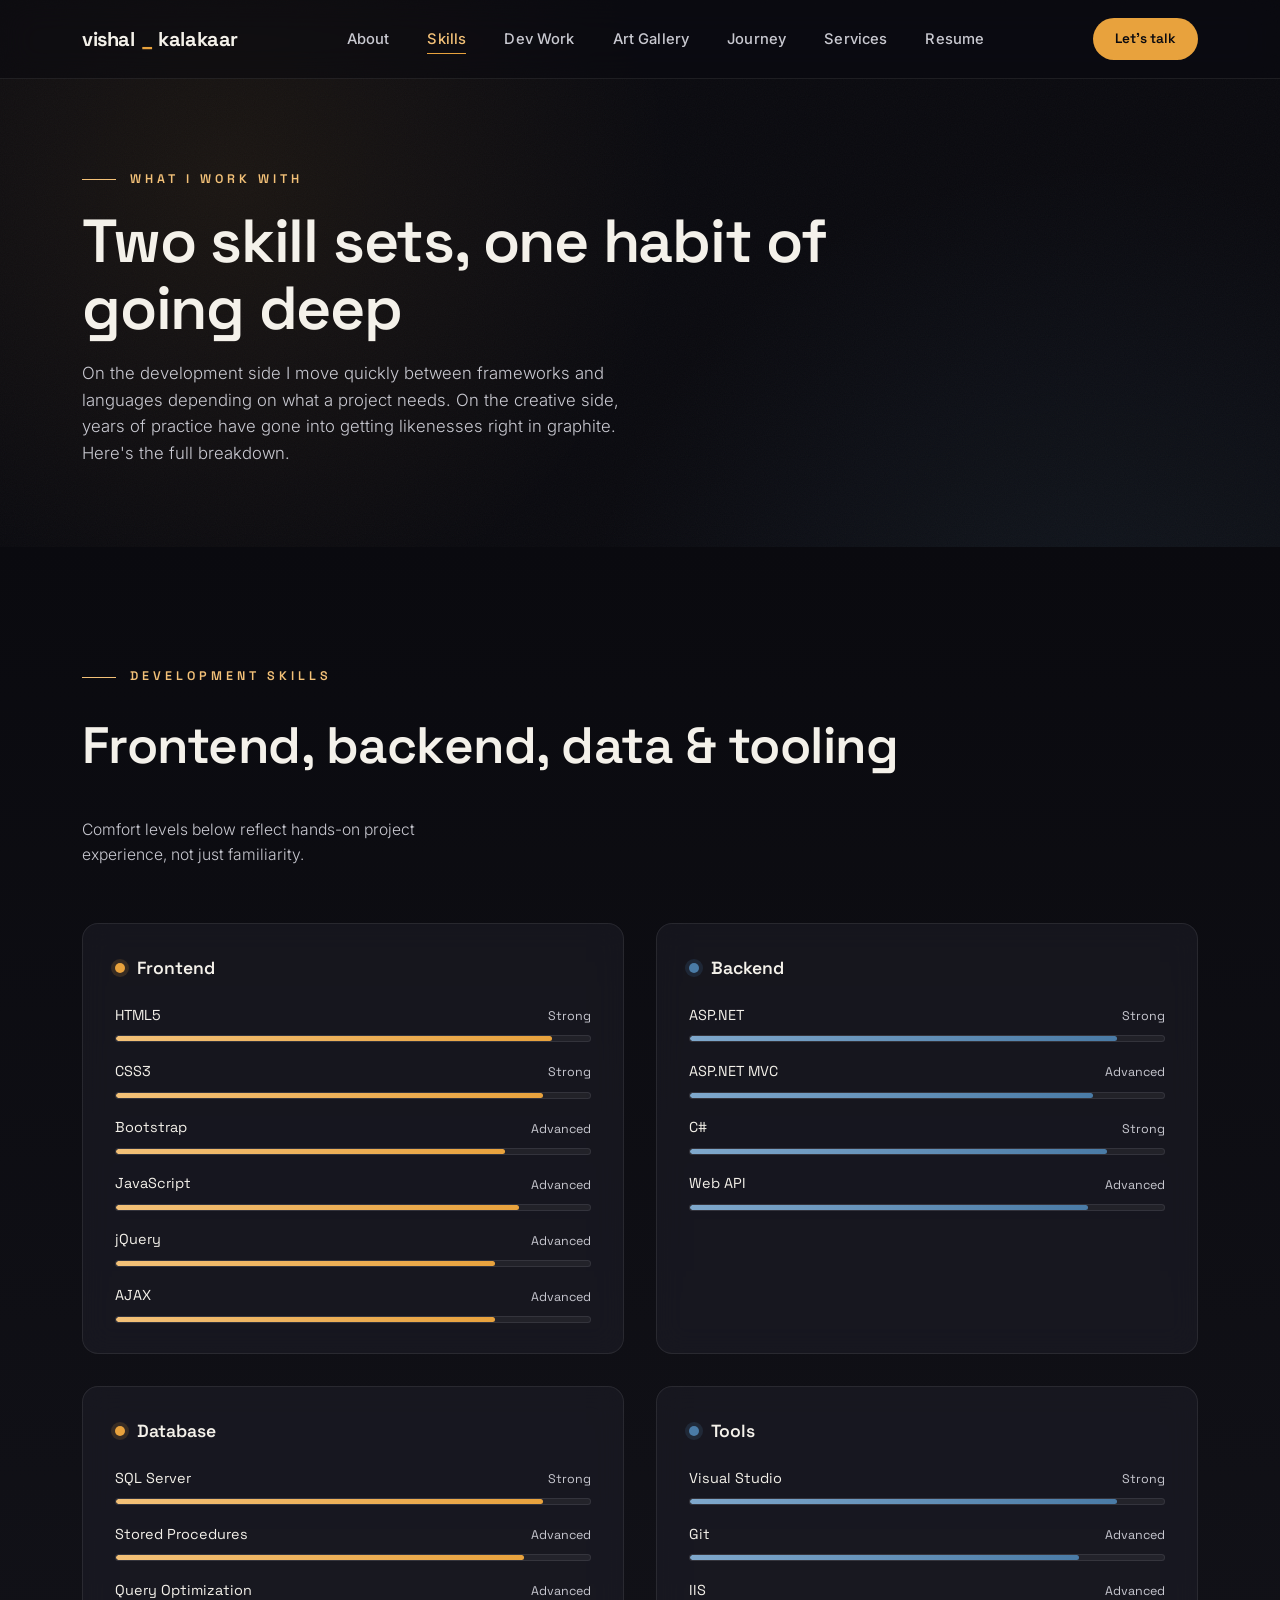
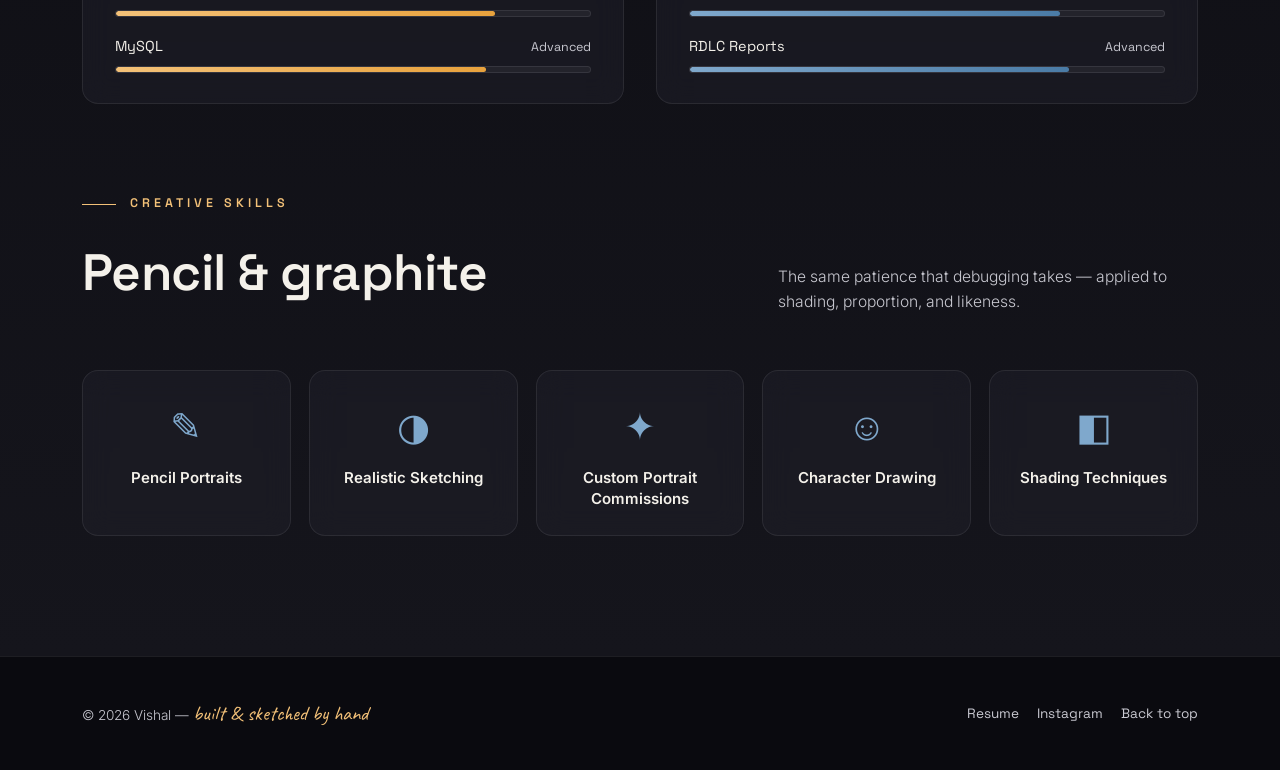
<file: skills.html>
<!DOCTYPE html>
<html lang="en">
<head>
<meta charset="UTF-8">
<meta name="viewport" content="width=device-width, initial-scale=1.0">
<title>Skills — Vishal</title>
<link rel="preconnect" href="https://fonts.googleapis.com">
<link rel="preconnect" href="https://fonts.gstatic.com" crossorigin>
<link href="https://fonts.googleapis.com/css2?family=Space+Grotesk:wght@400;500;600;700&family=Inter:wght@300;400;500;600&family=Caveat:wght@500;600;700&display=swap" rel="stylesheet">
<link rel="stylesheet" href="css/style.css">
</head>
<body>

<div class="grain"></div>

<!-- ===== NAV ===== -->
<header>
  <nav>
    <a href="index.html" class="logo">vishal<span class="dot">_</span>kalakaar</a>
    <ul class="nav-links" id="navLinks">
      <li><a href="index.html#about">About</a></li>
      <li><a href="skills.html" class="current">Skills</a></li>
      <li><a href="dev-portfolio.html">Dev Work</a></li>
      <li><a href="art-gallery.html">Art Gallery</a></li>
      <li><a href="journey.html">Journey</a></li>
      <li><a href="services.html">Services</a></li>
      <li><a href="resume.html">Resume</a></li>
    </ul>
    <a href="index.html#contact" class="nav-cta">Let's talk</a>
    <button class="burger" id="burger" aria-label="Toggle menu"><span></span><span></span><span></span></button>
  </nav>
</header>

<!-- ===== PAGE HERO ===== -->
<section class="page-hero">
  <div class="wrap">
    <div class="eyebrow">What I work with</div>
    <h1>Two skill sets, one habit of going deep</h1>
    <p class="lead">
      On the development side I move quickly between frameworks and languages depending
      on what a project needs. On the creative side, years of practice have gone into
      getting likenesses right in graphite. Here's the full breakdown.
    </p>
  </div>
</section>

<!-- ===== DEVELOPMENT SKILLS ===== -->
<section class="alt-bg">
  <div class="wrap">
    <div class="skills-block">
      <div class="sec-head reveal">
        <div>
          <div class="eyebrow">Development skills</div>
          <h2>Frontend, backend, data &amp; tooling</h2>
        </div>
        <p>Comfort levels below reflect hands-on project experience, not just familiarity.</p>
      </div>

      <div class="skill-cat-grid">
        <!-- Frontend -->
        <div class="skill-cat frontend reveal">
          <h3><span class="icon-dot"></span> Frontend</h3>
          <div class="bar-row" style="--val:92%">
            <div class="bar-label"><span>HTML5</span><span class="pct">Strong</span></div>
            <div class="bar-track"><div class="bar-fill"></div></div>
          </div>
          <div class="bar-row" style="--val:90%">
            <div class="bar-label"><span>CSS3</span><span class="pct">Strong</span></div>
            <div class="bar-track"><div class="bar-fill"></div></div>
          </div>
          <div class="bar-row" style="--val:82%">
            <div class="bar-label"><span>Bootstrap</span><span class="pct">Advanced</span></div>
            <div class="bar-track"><div class="bar-fill"></div></div>
          </div>
          <div class="bar-row" style="--val:85%">
            <div class="bar-label"><span>JavaScript</span><span class="pct">Advanced</span></div>
            <div class="bar-track"><div class="bar-fill"></div></div>
          </div>
          <div class="bar-row" style="--val:80%">
            <div class="bar-label"><span>jQuery</span><span class="pct">Advanced</span></div>
            <div class="bar-track"><div class="bar-fill"></div></div>
          </div>
          <div class="bar-row" style="--val:80%">
            <div class="bar-label"><span>AJAX</span><span class="pct">Advanced</span></div>
            <div class="bar-track"><div class="bar-fill"></div></div>
          </div>
        </div>

        <!-- Backend -->
        <div class="skill-cat backend reveal">
          <h3><span class="icon-dot"></span> Backend</h3>
          <div class="bar-row" style="--val:90%">
            <div class="bar-label"><span>ASP.NET</span><span class="pct">Strong</span></div>
            <div class="bar-track"><div class="bar-fill"></div></div>
          </div>
          <div class="bar-row" style="--val:85%">
            <div class="bar-label"><span>ASP.NET MVC</span><span class="pct">Advanced</span></div>
            <div class="bar-track"><div class="bar-fill"></div></div>
          </div>
          <div class="bar-row" style="--val:88%">
            <div class="bar-label"><span>C#</span><span class="pct">Strong</span></div>
            <div class="bar-track"><div class="bar-fill"></div></div>
          </div>
          <div class="bar-row" style="--val:84%">
            <div class="bar-label"><span>Web API</span><span class="pct">Advanced</span></div>
            <div class="bar-track"><div class="bar-fill"></div></div>
          </div>
        </div>

        <!-- Database -->
        <div class="skill-cat database reveal">
          <h3><span class="icon-dot"></span> Database</h3>
          <div class="bar-row" style="--val:90%">
            <div class="bar-label"><span>SQL Server</span><span class="pct">Strong</span></div>
            <div class="bar-track"><div class="bar-fill"></div></div>
          </div>
          <div class="bar-row" style="--val:86%">
            <div class="bar-label"><span>Stored Procedures</span><span class="pct">Advanced</span></div>
            <div class="bar-track"><div class="bar-fill"></div></div>
          </div>
          <div class="bar-row" style="--val:80%">
            <div class="bar-label"><span>Query Optimization</span><span class="pct">Advanced</span></div>
            <div class="bar-track"><div class="bar-fill"></div></div>
          </div>
          <div class="bar-row" style="--val:78%">
            <div class="bar-label"><span>MySQL</span><span class="pct">Advanced</span></div>
            <div class="bar-track"><div class="bar-fill"></div></div>
          </div>
        </div>

        <!-- Tools -->
        <div class="skill-cat tools reveal">
          <h3><span class="icon-dot"></span> Tools</h3>
          <div class="bar-row" style="--val:90%">
            <div class="bar-label"><span>Visual Studio</span><span class="pct">Strong</span></div>
            <div class="bar-track"><div class="bar-fill"></div></div>
          </div>
          <div class="bar-row" style="--val:82%">
            <div class="bar-label"><span>Git</span><span class="pct">Advanced</span></div>
            <div class="bar-track"><div class="bar-fill"></div></div>
          </div>
          <div class="bar-row" style="--val:78%">
            <div class="bar-label"><span>IIS</span><span class="pct">Advanced</span></div>
            <div class="bar-track"><div class="bar-fill"></div></div>
          </div>
          <div class="bar-row" style="--val:80%">
            <div class="bar-label"><span>RDLC Reports</span><span class="pct">Advanced</span></div>
            <div class="bar-track"><div class="bar-fill"></div></div>
          </div>
        </div>
      </div>
    </div>

    <!-- CREATIVE SKILLS -->
    <div class="skills-block">
      <div class="sec-head reveal">
        <div>
          <div class="eyebrow">Creative skills</div>
          <h2>Pencil &amp; graphite</h2>
        </div>
        <p>The same patience that debugging takes — applied to shading, proportion, and likeness.</p>
      </div>

      <div class="creative-grid reveal-stagger">
        <div class="creative-card">
          <span class="gicon">✎</span>
          <h4>Pencil Portraits</h4>
        </div>
        <div class="creative-card">
          <span class="gicon">◑</span>
          <h4>Realistic Sketching</h4>
        </div>
        <div class="creative-card">
          <span class="gicon">✦</span>
          <h4>Custom Portrait Commissions</h4>
        </div>
        <div class="creative-card">
          <span class="gicon">☺</span>
          <h4>Character Drawing</h4>
        </div>
        <div class="creative-card">
          <span class="gicon">◧</span>
          <h4>Shading Techniques</h4>
        </div>
      </div>
    </div>
  </div>
</section>

<!-- ===== FOOTER ===== -->
<footer>
  <div class="wrap">
    <p>© <span id="year"></span> Vishal — <span class="fmark">built &amp; sketched by hand</span></p>
    <div class="fsocial">
      <a href="resume.html">Resume</a>
      <a href="https://www.instagram.com/vishal_kalakaar" target="_blank" rel="noopener">Instagram</a>
      <a href="#top">Back to top</a>
    </div>
  </div>
</footer>

<script src="js/main.js"></script>
</body>
</html>
</file>
<file: css/style.css>
:root{
    --ink:#0a0a0f;
    --charcoal:#15151c;
    --graphite:#23232d;
    --graphite-2:#2e2e3a;
    --lead:#c9c9d1;
    --paper:#f4f1ea;
    --amber:#e8a23d;
    --amber-soft:#f3c178;
    --blue:#4a7ba6;
    --blue-soft:#7fa8cc;
    --line: rgba(201,201,209,0.10);
    --glass-bg: rgba(35,35,45,0.45);
    --glass-border: rgba(255,255,255,0.08);
  }

  *{margin:0;padding:0;box-sizing:border-box;}
  html{scroll-behavior:smooth;}
  body{
    background:var(--ink);
    color:var(--lead);
    font-family:'Inter',sans-serif;
    overflow-x:hidden;
    line-height:1.6;
  }

  /* ===== Background texture ===== */
  .grain{
    position:fixed; inset:0; pointer-events:none; z-index:0;
    background-image:
      radial-gradient(circle at 18% 20%, rgba(232,162,61,0.07), transparent 35%),
      radial-gradient(circle at 85% 75%, rgba(74,123,166,0.10), transparent 40%);
  }
  .grain::after{
    content:"";
    position:absolute; inset:0;
    background-image:url("data:image/svg+xml,%3Csvg xmlns='http://www.w3.org/2000/svg' width='120' height='120'%3E%3Cfilter id='n'%3E%3CfeTurbulence type='fractalNoise' baseFrequency='0.9' numOctaves='2' stitchTiles='stitch'/%3E%3C/filter%3E%3Crect width='100%25' height='100%25' filter='url(%23n)' opacity='0.035'/%3E%3C/svg%3E");
    mix-blend-mode:overlay;
  }

  /* ===== Layout helpers ===== */
  .wrap{max-width:1180px; margin:0 auto; padding:0 32px;}
  section{position:relative; z-index:1; padding:120px 0;}
  .eyebrow{
    font-family:'Space Grotesk',sans-serif;
    font-size:0.78rem; letter-spacing:0.32em; text-transform:uppercase;
    color:var(--amber-soft); font-weight:600; margin-bottom:18px;
    display:flex; align-items:center; gap:14px;
  }
  .eyebrow::before{
    content:""; display:block; width:34px; height:1px; background:var(--amber-soft);
  }
  h1,h2,h3{font-family:'Space Grotesk',sans-serif; font-weight:600; color:var(--paper);}
  h2{font-size:clamp(2rem,4.5vw,3.2rem); letter-spacing:-0.01em;}
  .accent-script{font-family:'Caveat',cursive; font-weight:600;}

  /* ===== Nav ===== */
  header{
    position:fixed; top:0; left:0; right:0; z-index:100;
    backdrop-filter:blur(16px) saturate(140%);
    background:rgba(10,10,15,0.55);
    border-bottom:1px solid var(--glass-border);
    transition:background .3s;
  }
  nav{
    max-width:1180px; margin:0 auto; padding:18px 32px;
    display:flex; align-items:center; justify-content:space-between;
  }
  .logo{
    font-family:'Space Grotesk',sans-serif; font-weight:700; font-size:1.25rem; color:var(--paper);
    letter-spacing:-0.02em; display:flex; align-items:baseline; gap:6px; text-decoration:none;
  }
  .logo .dot{color:var(--amber);}
  .nav-links{display:flex; gap:38px; list-style:none;}
  .nav-links a{
    color:var(--lead); text-decoration:none; font-size:0.92rem; font-weight:500;
    position:relative; transition:color .25s; letter-spacing:0.01em;
  }
  .nav-links a::after{
    content:""; position:absolute; left:0; bottom:-6px; width:0; height:1px;
    background:var(--amber); transition:width .3s ease;
  }
  .nav-links a:hover{color:var(--paper);}
  .nav-links a:hover::after{width:100%;}
  .nav-cta{
    font-family:'Space Grotesk',sans-serif;
    font-size:0.85rem; font-weight:600; color:var(--ink);
    background:var(--amber); padding:10px 22px; border-radius:999px;
    text-decoration:none; transition:transform .25s, box-shadow .25s;
  }
  .nav-cta:hover{transform:translateY(-2px); box-shadow:0 8px 24px rgba(232,162,61,0.35);}
  .burger{display:none; flex-direction:column; gap:5px; cursor:pointer; background:none; border:none; padding:6px;}
  .burger span{width:24px; height:2px; background:var(--paper); display:block; transition:.3s;}

  /* ===== Hero ===== */
  .hero{
    min-height:100vh; display:flex; align-items:center;
    padding-top:90px; position:relative;
  }
  .hero .wrap{
    display:grid; grid-template-columns:1.05fr 0.95fr; gap:60px; align-items:center;
  }
  .hero-copy .eyebrow{margin-bottom:22px;}
  .hero h1{
    font-size:clamp(2.4rem,4.6vw,3.6rem); line-height:1.12; letter-spacing:-0.02em;
    margin-bottom:22px;
  }
  .hero h1 .line2{display:block;}
  .hero h1 .script{
    font-family:'Caveat',cursive; font-weight:700; color:var(--amber-soft);
    font-size:1.18em; line-height:1; display:inline-block; transform:rotate(-2deg);
  }
  .hero p.lead{
    font-size:1.08rem; color:var(--lead); max-width:480px; margin-bottom:34px;
    font-weight:300;
  }
  .hero-cta{display:flex; gap:18px; flex-wrap:wrap; margin-bottom:48px;}
  .btn{
    font-family:'Space Grotesk',sans-serif; font-weight:600; font-size:0.95rem;
    padding:14px 30px; border-radius:10px; text-decoration:none;
    display:inline-flex; align-items:center; gap:10px; transition:all .3s ease;
    border:1px solid transparent;
  }
  .btn-primary{background:var(--amber); color:var(--ink);}
  .btn-primary:hover{transform:translateY(-3px); box-shadow:0 10px 30px rgba(232,162,61,0.3);}
  .btn-ghost{
    border:1px solid var(--glass-border); color:var(--paper);
    background:var(--glass-bg); backdrop-filter:blur(10px);
  }
  .btn-ghost:hover{border-color:var(--blue-soft); color:var(--blue-soft); transform:translateY(-3px);}

  /* terminal-ish glass card */
  .term-card{
    border-radius:14px; border:1px solid var(--glass-border);
    background:var(--glass-bg); backdrop-filter:blur(14px) saturate(140%);
    padding:18px 22px; max-width:480px; font-family:'Space Grotesk',sans-serif;
    font-size:0.86rem; box-shadow:0 20px 60px rgba(0,0,0,0.4);
  }
  .term-dots{display:flex; gap:8px; margin-bottom:14px;}
  .term-dots span{width:10px; height:10px; border-radius:50%; display:block;}
  .term-dots span:nth-child(1){background:#e8716a;}
  .term-dots span:nth-child(2){background:#e8c44a;}
  .term-dots span:nth-child(3){background:#6ad48a;}
  .term-card .line{margin-bottom:6px; color:var(--lead);}
  .term-card .line .key{color:var(--blue-soft);}
  .term-card .line .str{color:var(--amber-soft);}
  .term-card .cursor{display:inline-block; width:8px; height:14px; background:var(--amber-soft); animation:blink 1s steps(1) infinite; vertical-align:middle;}
  @keyframes blink{50%{opacity:0;}}

  /* ===== Hero portrait — sketch / photo morph ===== */
  .hero-art{
    position:relative; aspect-ratio:4/5; width:100%; max-width:440px; margin:0 auto;
    border-radius:24px; overflow:hidden;
    border:1px solid var(--glass-border);
    box-shadow:0 30px 80px rgba(0,0,0,0.55), 0 0 0 1px rgba(255,255,255,0.02);
  }
  .hero-art .photo{
    position:absolute; inset:0; width:100%; height:100%; object-fit:cover;
    filter:saturate(1.05);
  }
  .hero-art .sketch-overlay{
    position:absolute; inset:0; width:100%; height:100%;
    mix-blend-mode:screen; opacity:0.9; pointer-events:none;
  }
  .hero-art .sketch-overlay svg{width:100%; height:100%;}
  .hero-art::after{
    content:""; position:absolute; inset:0;
    background:linear-gradient(180deg, rgba(10,10,15,0) 55%, rgba(10,10,15,0.75) 100%);
  }
  .hero-art .frame-tag{
    position:absolute; bottom:22px; left:22px; z-index:3;
    font-family:'Space Grotesk',sans-serif; font-size:0.78rem; letter-spacing:0.2em;
    text-transform:uppercase; color:var(--paper); opacity:0.85;
    display:flex; align-items:center; gap:10px;
  }
  .hero-art .frame-tag::before{content:""; width:8px; height:8px; border-radius:50%; background:var(--amber); box-shadow:0 0 0 4px rgba(232,162,61,0.2);}
  .hero-art .toggle-hint{
    position:absolute; top:18px; right:18px; z-index:3;
    font-family:'Space Grotesk',sans-serif; font-size:0.72rem; letter-spacing:0.12em;
    text-transform:uppercase; padding:8px 14px; border-radius:999px;
    background:var(--glass-bg); border:1px solid var(--glass-border); backdrop-filter:blur(10px);
    color:var(--lead); cursor:pointer; user-select:none; transition:color .3s, border-color .3s;
  }
  .hero-art .toggle-hint:hover{color:var(--amber-soft); border-color:var(--amber-soft);}
  .hero-art.sketch-active .photo{filter:grayscale(1) contrast(1.05) brightness(0.9);}
  .hero-art.sketch-active .sketch-overlay{opacity:1; mix-blend-mode:normal;}
  .hero-art .sketch-overlay path,
  .hero-art .sketch-overlay polyline{
    fill:none; stroke:var(--lead); stroke-width:1.1; stroke-linecap:round;
    opacity:0; transition:opacity .6s ease;
  }
  .hero-art.sketch-active .sketch-overlay path,
  .hero-art.sketch-active .sketch-overlay polyline{opacity:0.55;}
  .hero-art .sketch-overlay rect.paper{
    fill:#0e0e14; opacity:0; transition:opacity .6s ease;
  }
  .hero-art.sketch-active .sketch-overlay rect.paper{opacity:0.55;}

  /* scroll cue */
  .scroll-cue{
    position:absolute; bottom:36px; left:50%; transform:translateX(-50%);
    display:flex; flex-direction:column; align-items:center; gap:8px;
    font-family:'Space Grotesk',sans-serif; font-size:0.7rem; letter-spacing:0.3em;
    text-transform:uppercase; color:var(--lead); opacity:0.55;
  }
  .scroll-cue .stick{width:1px; height:36px; background:linear-gradient(var(--lead), transparent); animation:dropline 2s ease-in-out infinite;}
  @keyframes dropline{0%{opacity:0; transform:scaleY(0.3);}50%{opacity:1;}100%{opacity:0; transform:scaleY(1);}}

  /* ===== Section heading row ===== */
  .sec-head{
    display:flex; justify-content:space-between; align-items:flex-end; gap:30px;
    margin-bottom:56px; flex-wrap:wrap;
  }
  .sec-head p{max-width:420px; color:var(--lead); font-weight:300; font-size:0.98rem;}

  /* ===== reveal animation ===== */
  .reveal{opacity:0; transform:translateY(28px); transition:opacity .8s ease, transform .8s ease;}
  .reveal.in{opacity:1; transform:translateY(0);}
  .reveal-stagger > *{opacity:0; transform:translateY(24px); transition:opacity .7s ease, transform .7s ease;}
  .reveal-stagger.in > *{opacity:1; transform:translateY(0);}
  .reveal-stagger.in > *:nth-child(1){transition-delay:0s;}
  .reveal-stagger.in > *:nth-child(2){transition-delay:.1s;}
  .reveal-stagger.in > *:nth-child(3){transition-delay:.2s;}
  .reveal-stagger.in > *:nth-child(4){transition-delay:.3s;}
  .reveal-stagger.in > *:nth-child(5){transition-delay:.4s;}
  .reveal-stagger.in > *:nth-child(6){transition-delay:.5s;}

  /* ===== About / Skills ===== */
  .about{background:linear-gradient(180deg, var(--ink) 0%, var(--charcoal) 100%);}
  .about .wrap{display:grid; grid-template-columns:0.9fr 1.1fr; gap:70px; align-items:start;}
  .about-text p{margin-bottom:18px; font-weight:300; color:var(--lead);}
  .about-text .highlight{color:var(--amber-soft); font-weight:500;}
  .about-text .highlight-b{color:var(--blue-soft); font-weight:500;}

  .skill-grid{display:grid; grid-template-columns:repeat(2,1fr); gap:16px;}
  .skill-card{
    border:1px solid var(--glass-border); background:var(--glass-bg);
    backdrop-filter:blur(14px); border-radius:14px; padding:22px 22px 20px;
    transition:transform .35s ease, border-color .35s ease, background .35s ease;
  }
  .skill-card:hover{
    transform:translateY(-6px);
    border-color:rgba(232,162,61,0.35);
    background:rgba(46,46,58,0.55);
  }
  .skill-card .num{
    font-family:'Space Grotesk',sans-serif; font-size:0.74rem; letter-spacing:0.25em;
    color:var(--amber-soft); margin-bottom:10px; display:block;
  }
  .skill-card h3{font-size:1.05rem; margin-bottom:8px;}
  .skill-card .tags{display:flex; flex-wrap:wrap; gap:6px; margin-top:12px;}
  .skill-card .tags span{
    font-size:0.74rem; padding:5px 10px; border-radius:999px;
    background:rgba(255,255,255,0.04); border:1px solid var(--line); color:var(--lead);
    font-family:'Space Grotesk',sans-serif;
  }
  .skill-card p{font-size:0.88rem; color:var(--lead); font-weight:300;}

  /* ===== Gallery toggle (Code / Sketch) ===== */
  .gallery-section{position:relative;}
  .mode-switch{
    display:inline-flex; border:1px solid var(--glass-border); background:var(--glass-bg);
    backdrop-filter:blur(14px); border-radius:999px; padding:5px; position:relative;
    margin-bottom:0;
  }
  .mode-switch button{
    font-family:'Space Grotesk',sans-serif; font-weight:600; font-size:0.88rem;
    padding:11px 28px; border-radius:999px; border:none; background:transparent;
    color:var(--lead); cursor:pointer; position:relative; z-index:2; transition:color .3s;
    letter-spacing:0.02em;
  }
  .mode-switch button.active{color:var(--ink);}
  .mode-switch .pill{
    position:absolute; top:5px; left:5px; height:calc(100% - 10px); width:calc(50% - 5px);
    background:linear-gradient(135deg, var(--amber-soft), var(--amber));
    border-radius:999px; transition:transform .4s cubic-bezier(.65,0,.35,1); z-index:1;
  }
  .mode-switch.sketch .pill{
    transform:translateX(100%);
    background:linear-gradient(135deg, var(--blue-soft), var(--blue));
  }

  .gallery-panels{position:relative; margin-top:54px;}
  .panel{display:none;}
  .panel.active{display:grid;}
  .panel{grid-template-columns:repeat(3,1fr); gap:24px;}

  .gcard{
    border-radius:16px; overflow:hidden; position:relative;
    border:1px solid var(--glass-border); background:var(--graphite);
    aspect-ratio:4/6; cursor:pointer; transition:transform .4s ease, box-shadow .4s ease;
  }
  .gcard:hover{transform:translateY(-8px); box-shadow:0 20px 50px rgba(0,0,0,0.5);}
  .gcard .thumb{
    position:absolute; inset:0; width:100%; height:100%;
    display:flex; align-items:center; justify-content:center;
    font-family:'Space Grotesk',sans-serif; font-size:0.8rem; color:var(--lead);
  }
  .gcard .overlay{
    position:absolute; inset:0; display:flex; flex-direction:column; justify-content:flex-end;
    padding:20px; background:linear-gradient(180deg, transparent 35%, rgba(10,10,15,0.92) 100%);
    opacity:0; transition:opacity .35s ease;
  }
  .gcard:hover .overlay{opacity:1;}
  .gcard .tag{
    font-family:'Space Grotesk',sans-serif; font-size:0.7rem; letter-spacing:0.2em;
    text-transform:uppercase; color:var(--amber-soft); margin-bottom:6px;
  }
  .gcard.sketch .tag{color:var(--blue-soft);}
  .gcard h4{font-size:1.05rem; color:var(--paper); margin-bottom:4px; font-weight:600;}
  .gcard p{font-size:0.84rem; font-weight:300; color:var(--lead);}

  /* Project card visual fills */
  .fill-1{background:linear-gradient(135deg,#2a2a33,#3a2c1c); position:relative;}
  .fill-2{background:linear-gradient(135deg,#23232d,#1c2a3a);}
  .fill-3{background:linear-gradient(135deg,#2e2e3a,#3a1c2c);}
  .fill-4{background:linear-gradient(135deg,#23232d,#2a3a2c);}
  .fill-5{background:linear-gradient(135deg,#2a2a33,#1c2a3a);}
  .fill-6{background:linear-gradient(135deg,#23232d,#3a2c1c);}

  /* sketch card visuals: graphite + drawn line texture */
  .sketch-fill{
    background:#1b1b22; position:relative; display:flex; align-items:center; justify-content:center;
  }
  .sketch-fill svg{width:78%; height:78%; opacity:0.85;}
  .sketch-fill svg path,
  .sketch-fill svg circle,
  .sketch-fill svg ellipse{fill:none; stroke:var(--lead); stroke-width:1; opacity:0.7;}

  .ig-cta{
    margin-top:50px; display:flex; align-items:center; justify-content:center; gap:14px;
    flex-direction:column; text-align:center;
  }
  .ig-cta a{
    font-family:'Space Grotesk',sans-serif; font-weight:600; font-size:1rem;
    color:var(--paper); text-decoration:none; padding:14px 32px; border-radius:999px;
    border:1px solid var(--glass-border); background:var(--glass-bg); backdrop-filter:blur(12px);
    display:inline-flex; align-items:center; gap:10px; transition:all .3s ease;
  }
  .ig-cta a:hover{border-color:var(--amber-soft); color:var(--amber-soft); transform:translateY(-3px);}
  .ig-cta span{font-size:0.85rem; color:var(--lead); font-weight:300;}

  /* ===== Process strip ===== */
  .process{background:var(--charcoal); border-top:1px solid var(--line); border-bottom:1px solid var(--line);}
  .process .wrap{display:flex; gap:0; flex-wrap:wrap;}
  .pstep{flex:1; min-width:220px; padding:8px 28px; border-left:1px solid var(--line); position:relative;}
  .pstep:first-child{border-left:none; padding-left:0;}
  .pstep .pnum{
    font-family:'Caveat',cursive; font-size:2.6rem; color:var(--amber-soft); line-height:1; display:block; margin-bottom:8px;
  }
  .pstep h4{font-family:'Space Grotesk',sans-serif; color:var(--paper); font-size:1.02rem; margin-bottom:8px; font-weight:600;}
  .pstep p{font-size:0.88rem; color:var(--lead); font-weight:300;}

  /* ===== Contact ===== */
  .contact{background:linear-gradient(180deg, var(--charcoal) 0%, var(--ink) 100%);}
  .contact .wrap{display:grid; grid-template-columns:1fr 1.15fr; gap:60px; align-items:flex-start;}
  .contact-info h2{margin-bottom:18px;}
  .contact-info p{font-weight:300; color:var(--lead); margin-bottom:30px; max-width:380px;}
  .clist{list-style:none; display:flex; flex-direction:column; gap:18px;}
  .clist li{display:flex; align-items:center; gap:16px; font-family:'Space Grotesk',sans-serif; font-size:0.96rem;}
  .clist .icn{
    width:42px; height:42px; border-radius:50%; display:flex; align-items:center; justify-content:center;
    background:var(--glass-bg); border:1px solid var(--glass-border); flex-shrink:0;
    font-size:1.1rem;
  }
  .clist a{color:var(--paper); text-decoration:none; transition:color .3s;}
  .clist a:hover{color:var(--amber-soft);}
  .clist .label{color:var(--lead); font-size:0.78rem; display:block; font-weight:400; letter-spacing:0.1em; text-transform:uppercase; font-family:'Inter',sans-serif; margin-bottom:2px;}

  .form-card{
    border:1px solid var(--glass-border); background:var(--glass-bg); backdrop-filter:blur(16px) saturate(140%);
    border-radius:20px; padding:38px; box-shadow:0 30px 80px rgba(0,0,0,0.4);
  }
  .field{margin-bottom:22px; display:flex; flex-direction:column; gap:8px;}
  .field label{
    font-family:'Space Grotesk',sans-serif; font-size:0.78rem; letter-spacing:0.18em;
    text-transform:uppercase; color:var(--lead);
  }
  .field input, .field textarea, .field select{
    background:rgba(255,255,255,0.03); border:1px solid var(--line); border-radius:10px;
    padding:13px 16px; color:var(--paper); font-family:'Inter',sans-serif; font-size:0.95rem;
    transition:border-color .3s, background .3s; resize:vertical;
  }
  .field input:focus, .field textarea:focus, .field select:focus{
    outline:none; border-color:var(--amber-soft); background:rgba(255,255,255,0.05);
  }
  .two-col{display:grid; grid-template-columns:1fr 1fr; gap:18px;}
  .submit-btn{
    width:100%; font-family:'Space Grotesk',sans-serif; font-weight:600; font-size:1rem;
    padding:15px; border-radius:10px; border:none; cursor:pointer;
    background:linear-gradient(135deg, var(--amber-soft), var(--amber)); color:var(--ink);
    transition:transform .3s, box-shadow .3s; display:flex; align-items:center; justify-content:center; gap:10px;
  }
  .submit-btn:hover{transform:translateY(-2px); box-shadow:0 12px 30px rgba(232,162,61,0.3);}
  .form-note{font-size:0.82rem; color:var(--lead); margin-top:14px; text-align:center; font-weight:300; opacity:0; transition:opacity .4s;}
  .form-note.show{opacity:1;}

  /* ===== Footer ===== */
  footer{
    border-top:1px solid var(--line); padding:40px 0; text-align:center;
  }
  footer .wrap{display:flex; justify-content:space-between; align-items:center; flex-wrap:wrap; gap:16px;}
  footer p{font-size:0.85rem; color:var(--lead); font-weight:300;}
  footer .fmark{font-family:'Caveat',cursive; font-size:1.3rem; color:var(--amber-soft);}
  .fsocial{display:flex; gap:18px;}
  .fsocial a{color:var(--lead); text-decoration:none; font-size:0.85rem; font-family:'Space Grotesk',sans-serif; transition:color .3s;}
  .fsocial a:hover{color:var(--amber-soft);}

  /* ===== Modal lightbox ===== */
  .lightbox{
    position:fixed; inset:0; background:rgba(8,8,12,0.85); backdrop-filter:blur(10px);
    display:flex; align-items:center; justify-content:center; z-index:200;
    opacity:0; pointer-events:none; transition:opacity .35s ease;
  }
  .lightbox.open{opacity:1; pointer-events:all;}
  .lightbox-inner{
    border:1px solid var(--glass-border); background:var(--glass-bg); backdrop-filter:blur(20px);
    border-radius:18px; padding:34px; max-width:500px; text-align:center; transform:scale(0.92); transition:transform .35s ease;
  }
  .lightbox.open .lightbox-inner{transform:scale(1);}
  .lightbox-inner .lb-tag{
    font-family:'Space Grotesk',sans-serif; font-size:0.72rem; letter-spacing:0.25em; text-transform:uppercase;
    color:var(--amber-soft); margin-bottom:12px;
  }
  .lightbox-inner h3{margin-bottom:10px; font-size:1.4rem;}
  .lightbox-inner p{color:var(--lead); font-weight:300; font-size:0.92rem; margin-bottom:20px;}
  .lightbox-close{
    font-family:'Space Grotesk',sans-serif; font-weight:600; font-size:0.85rem; color:var(--ink);
    background:var(--amber-soft); border:none; padding:10px 26px; border-radius:999px; cursor:pointer;
  }

  /* ===== Responsive ===== */
  @media (max-width:980px){
    .hero .wrap{grid-template-columns:1fr; gap:50px;}
    .hero-art{order:-1; max-width:340px;}
    .about .wrap{grid-template-columns:1fr; gap:40px;}
    .skill-grid{grid-template-columns:1fr 1fr;}
    .panel{grid-template-columns:repeat(2,1fr);}
    .contact .wrap{grid-template-columns:1fr;}
    .process .wrap{flex-direction:column;}
    .pstep{border-left:none; border-top:1px solid var(--line); padding:24px 0;}
    .pstep:first-child{border-top:none;}
  }
  @media (max-width:720px){
    .nav-links{
      position:absolute; top:100%; left:0; right:0; flex-direction:column; gap:0;
      background:rgba(10,10,15,0.92); backdrop-filter:blur(20px);
      max-height:0; overflow:hidden; transition:max-height .35s ease;
      border-bottom:1px solid var(--glass-border);
    }
    .nav-links.open{max-height:480px;}
    .nav-links a{padding:18px 32px; display:block; border-bottom:1px solid var(--line);}
    .nav-links a::after{display:none;}
    .nav-cta{display:none;}
    .burger{display:flex;}
    section{padding:80px 0;}
    .skill-grid{grid-template-columns:1fr;}
    .panel{grid-template-columns:1fr;}
    .two-col{grid-template-columns:1fr;}
    .form-card{padding:26px;}
    .hero h1{font-size:2.4rem;}
  }
  @media (prefers-reduced-motion:reduce){
    *{animation:none !important; transition:none !important;}
    .reveal, .reveal-stagger > *{opacity:1; transform:none;}
  }

  /* focus visibility */
  a:focus-visible, button:focus-visible, input:focus-visible, textarea:focus-visible{
    outline:2px solid var(--amber-soft); outline-offset:3px;
  }

/* =========================================================
   PAGE HERO (sub-pages)
   ========================================================= */
.page-hero{
  padding:170px 0 80px; position:relative;
}
.page-hero .wrap{max-width:1180px;}
.page-hero h1{
  font-size:clamp(2.4rem,5.5vw,3.8rem); line-height:1.1; letter-spacing:-0.02em;
  max-width:760px;
}
.page-hero p.lead{
  font-size:1.05rem; color:var(--lead); max-width:560px; margin-top:18px; font-weight:300;
}
.page-hero .crumb{
  font-family:'Space Grotesk',sans-serif; font-size:0.78rem; letter-spacing:0.25em;
  text-transform:uppercase; color:var(--lead); opacity:0.6; margin-top:28px;
}
.page-hero .crumb a{color:var(--amber-soft); text-decoration:none;}
.page-hero .crumb a:hover{text-decoration:underline;}

/* current nav link */
.nav-links a.current{color:var(--amber-soft);}
.nav-links a.current::after{width:100%;}

/* =========================================================
   SKILLS PAGE
   ========================================================= */
.skills-block{margin-bottom:90px;}
.skills-block:last-child{margin-bottom:0;}
.skills-block-head{display:flex; align-items:baseline; gap:18px; margin-bottom:38px; flex-wrap:wrap;}
.skills-block-head h2{font-size:clamp(1.6rem,3vw,2.2rem);}
.skills-block-head .count{
  font-family:'Caveat',cursive; font-size:1.6rem; color:var(--amber-soft);
}

.skill-cat-grid{display:grid; grid-template-columns:repeat(2,1fr); gap:32px;}
.skill-cat{
  border:1px solid var(--glass-border); background:var(--glass-bg); backdrop-filter:blur(14px);
  border-radius:16px; padding:30px 32px;
}
.skill-cat h3{
  font-size:1.1rem; margin-bottom:22px; display:flex; align-items:center; gap:12px;
}
.skill-cat h3 .icon-dot{
  width:10px; height:10px; border-radius:50%; background:var(--amber); display:inline-block;
  box-shadow:0 0 0 4px rgba(232,162,61,0.15);
}
.skill-cat.backend h3 .icon-dot,
.skill-cat.tools h3 .icon-dot{background:var(--blue); box-shadow:0 0 0 4px rgba(74,123,166,0.18);}

.bar-row{margin-bottom:18px;}
.bar-row:last-child{margin-bottom:0;}
.bar-label{
  display:flex; justify-content:space-between; align-items:baseline; margin-bottom:8px;
  font-family:'Space Grotesk',sans-serif; font-size:0.9rem; color:var(--paper);
}
.bar-label .pct{font-size:0.78rem; color:var(--lead); font-weight:400;}
.bar-track{
  height:7px; border-radius:999px; background:rgba(255,255,255,0.05);
  overflow:hidden; border:1px solid var(--line);
}
.bar-fill{
  height:100%; border-radius:999px;
  background:linear-gradient(90deg, var(--amber-soft), var(--amber));
  width:0%; transition:width 1.4s cubic-bezier(.16,1,.3,1);
}
.skill-cat.backend .bar-fill,
.skill-cat.tools .bar-fill{
  background:linear-gradient(90deg, var(--blue-soft), var(--blue));
}
.bar-row.in .bar-fill{width:var(--val);}

/* Creative skills — card style instead of bars */
.creative-grid{display:grid; grid-template-columns:repeat(5,1fr); gap:18px;}
.creative-card{
  border:1px solid var(--glass-border); background:var(--glass-bg); backdrop-filter:blur(14px);
  border-radius:16px; padding:26px 20px; text-align:center;
  transition:transform .35s ease, border-color .35s ease, background .35s ease;
}
.creative-card:hover{
  transform:translateY(-6px); border-color:rgba(127,168,204,0.4); background:rgba(46,46,58,0.55);
}
.creative-card .gicon{
  font-family:'Caveat',cursive; font-size:2.4rem; color:var(--blue-soft); margin-bottom:10px; display:block;
}
.creative-card h4{font-size:0.94rem; color:var(--paper); font-weight:600; line-height:1.35;}

/* =========================================================
   DEV PORTFOLIO — Project cards
   ========================================================= */
.project-card{
  border:1px solid var(--glass-border); background:var(--glass-bg); backdrop-filter:blur(14px);
  border-radius:18px; overflow:hidden; margin-bottom:36px;
  display:grid; grid-template-columns:1.1fr 1fr;
}
.project-card:last-child{margin-bottom:0;}
.project-visual{
  position:relative; min-height:320px;
  background:linear-gradient(135deg,#23232d,#1c2a3a);
  display:grid; grid-template-columns:1fr 1fr; grid-template-rows:1fr 1fr;
}
.project-visual .shot{
  border:1px solid var(--line); display:flex; align-items:center; justify-content:center;
  font-family:'Space Grotesk',sans-serif; font-size:0.76rem; letter-spacing:0.15em; text-transform:uppercase;
  color:var(--lead); position:relative; overflow:hidden;
}
.project-visual .shot::before{
  content:""; position:absolute; inset:0; opacity:0.4;
  background-image:repeating-linear-gradient(135deg, rgba(255,255,255,0.03) 0 2px, transparent 2px 14px);
}
.project-visual .shot.wide{grid-column:1/3;}
.project-body{padding:36px 38px; display:flex; flex-direction:column;}
.project-tag{
  font-family:'Space Grotesk',sans-serif; font-size:0.72rem; letter-spacing:0.25em; text-transform:uppercase;
  color:var(--blue-soft); margin-bottom:12px;
}
.project-body h3{font-size:1.4rem; margin-bottom:12px;}
.project-body .desc{font-size:0.94rem; color:var(--lead); font-weight:300; margin-bottom:22px;}
.project-sub{
  font-family:'Space Grotesk',sans-serif; font-size:0.74rem; letter-spacing:0.2em; text-transform:uppercase;
  color:var(--amber-soft); margin-bottom:10px;
}
.project-list{list-style:none; margin-bottom:22px; display:flex; flex-direction:column; gap:6px;}
.project-list li{
  font-size:0.88rem; color:var(--lead); padding-left:18px; position:relative;
}
.project-list li::before{
  content:""; position:absolute; left:0; top:0.65em; width:7px; height:1px; background:var(--amber-soft);
}
.project-stack{display:flex; flex-wrap:wrap; gap:8px; margin-top:auto;}
.project-stack span{
  font-size:0.76rem; padding:6px 12px; border-radius:999px;
  background:rgba(255,255,255,0.04); border:1px solid var(--line); color:var(--lead);
  font-family:'Space Grotesk',sans-serif;
}

/* other projects — compact card grid */
.opcard-grid{display:grid; grid-template-columns:repeat(2,1fr); gap:28px;}
.opcard{
  border:1px solid var(--glass-border); background:var(--glass-bg); backdrop-filter:blur(14px);
  border-radius:16px; padding:0; overflow:hidden;
  transition:transform .35s ease, box-shadow .35s ease;
}
.opcard:hover{transform:translateY(-6px); box-shadow:0 18px 40px rgba(0,0,0,0.4);}
.opcard .opvisual{
  height:160px; display:grid; grid-template-columns:repeat(3,1fr); gap:1px;
  background:var(--line);
}
.opcard .opvisual span{
  background:linear-gradient(135deg,#23232d,#2a2a33);
  display:flex; align-items:center; justify-content:center;
  font-family:'Space Grotesk',sans-serif; font-size:0.66rem; letter-spacing:0.12em; text-transform:uppercase;
  color:var(--lead); position:relative; overflow:hidden;
}
.opcard .opvisual span::before{
  content:""; position:absolute; inset:0; opacity:0.35;
  background-image:repeating-linear-gradient(135deg, rgba(255,255,255,0.04) 0 2px, transparent 2px 12px);
}
.opcard .opbody{padding:24px 26px 28px;}
.opcard h4{font-size:1.08rem; margin-bottom:8px;}
.opcard .desc{font-size:0.88rem; color:var(--lead); font-weight:300; margin-bottom:14px;}
.opcard .meta-row{display:flex; flex-wrap:wrap; gap:6px; margin-bottom:12px;}
.opcard .meta-row span{
  font-size:0.72rem; padding:5px 10px; border-radius:999px;
  background:rgba(255,255,255,0.04); border:1px solid var(--line); color:var(--lead);
  font-family:'Space Grotesk',sans-serif;
}
.opcard .challenge{
  font-size:0.84rem; color:var(--lead); font-weight:300; border-top:1px solid var(--line);
  padding-top:12px; margin-top:4px;
}
.opcard .challenge strong{color:var(--amber-soft); font-weight:600; font-family:'Space Grotesk',sans-serif; font-size:0.72rem; letter-spacing:0.15em; text-transform:uppercase; display:block; margin-bottom:6px;}

/* =========================================================
   ART GALLERY — Masonry / Pinterest style
   ========================================================= */
.gallery-filter{
  display:flex; gap:10px; flex-wrap:wrap; margin-bottom:48px;
}
.gallery-filter button{
  font-family:'Space Grotesk',sans-serif; font-weight:600; font-size:0.84rem;
  padding:10px 22px; border-radius:999px; border:1px solid var(--glass-border);
  background:var(--glass-bg); backdrop-filter:blur(10px); color:var(--lead);
  cursor:pointer; transition:all .3s ease; letter-spacing:0.02em;
}
.gallery-filter button.active{
  color:var(--ink); background:linear-gradient(135deg, var(--amber-soft), var(--amber)); border-color:transparent;
}
.gallery-filter button:hover:not(.active){border-color:var(--amber-soft); color:var(--amber-soft);}

.masonry{
  display:grid; grid-template-columns:repeat(4,1fr); gap:18px; grid-auto-flow:dense;
}
.masonry-item{
  border-radius:14px; overflow:hidden; position:relative; cursor:pointer;
  border:1px solid var(--glass-border); background:#1b1b22;
  transition:transform .4s ease;
}
.masonry-item:hover{transform:translateY(-6px);}
.masonry-item.h-tall{grid-row:span 2;}
.masonry-item.h-wide{grid-column:span 2;}
.masonry-item .mthumb{
  width:100%; height:100%; min-height:180px; display:flex; align-items:center; justify-content:center;
  position:relative;
}
.masonry-item.h-tall .mthumb{min-height:380px;}
.masonry-item .mthumb svg{width:60%; height:60%; opacity:0.8;}
.masonry-item .mthumb svg path, .masonry-item .mthumb svg circle, .masonry-item .mthumb svg ellipse{
  fill:none; stroke:var(--lead); stroke-width:1; opacity:0.75;
}
.masonry-item .moverlay{
  position:absolute; inset:0; display:flex; flex-direction:column; justify-content:flex-end; padding:16px;
  background:linear-gradient(180deg, transparent 40%, rgba(10,10,15,0.92) 100%);
  opacity:0; transition:opacity .3s ease;
}
.masonry-item:hover .moverlay{opacity:1;}
.masonry-item .mtag{
  font-family:'Space Grotesk',sans-serif; font-size:0.66rem; letter-spacing:0.2em; text-transform:uppercase;
  color:var(--blue-soft); margin-bottom:4px;
}
.masonry-item h4{font-size:0.92rem; color:var(--paper); font-weight:600;}
.masonry-item .play-badge{
  position:absolute; top:14px; right:14px; width:38px; height:38px; border-radius:50%;
  background:var(--glass-bg); border:1px solid var(--glass-border); backdrop-filter:blur(8px);
  display:flex; align-items:center; justify-content:center; color:var(--paper); font-size:0.9rem;
}

/* gallery lightbox */
.lightbox-inner.gallery-lb{max-width:560px;}
.lightbox-inner.gallery-lb .lb-visual{
  width:100%; aspect-ratio:4/3; border-radius:12px; overflow:hidden; margin-bottom:18px;
  background:#1b1b22; display:flex; align-items:center; justify-content:center;
}
.lightbox-inner.gallery-lb .lb-visual svg{width:55%; height:55%;}
.lightbox-inner.gallery-lb .lb-visual svg path, .lightbox-inner.gallery-lb .lb-visual svg circle, .lightbox-inner.gallery-lb .lb-visual svg ellipse{
  fill:none; stroke:var(--lead); stroke-width:1; opacity:0.75;
}

/* =========================================================
   BEFORE / AFTER
   ========================================================= */
.ba-grid{display:grid; grid-template-columns:repeat(2,1fr); gap:32px;}
.ba-card{
  border:1px solid var(--glass-border); background:var(--glass-bg); backdrop-filter:blur(14px);
  border-radius:16px; padding:22px; transition:transform .35s ease;
}
.ba-card:hover{transform:translateY(-6px);}
.ba-compare{
  position:relative; aspect-ratio:4/5; border-radius:12px; overflow:hidden; margin-bottom:16px;
  background:#1b1b22; cursor:ew-resize; user-select:none;
}
.ba-compare .ba-after, .ba-compare .ba-before{
  position:absolute; inset:0; display:flex; align-items:center; justify-content:center;
}
.ba-compare .ba-after{
  background:radial-gradient(circle at 50% 35%, #2e2e38, #1b1b22 75%);
}
.ba-compare .ba-before{
  background:linear-gradient(160deg,#d9a86c 0%,#b9824f 55%,#8a5e38 100%);
  clip-path:inset(0 50% 0 0);
}
.ba-compare .ba-after svg{width:54%; height:54%; opacity:0.95;}
.ba-compare .ba-after svg path, .ba-compare .ba-after svg circle, .ba-compare .ba-after svg ellipse{
  fill:none; stroke:var(--lead); stroke-width:1; opacity:0.85;
}
.ba-compare .ba-before svg{width:54%; height:54%; opacity:0.9;}
.ba-compare .ba-before svg path, .ba-compare .ba-before svg circle, .ba-compare .ba-before svg ellipse{
  fill:none; stroke:rgba(20,14,6,0.55); stroke-width:1.4;
}
.ba-compare .ba-badge{
  position:absolute; top:14px; z-index:3;
  font-family:'Space Grotesk',sans-serif; font-size:0.66rem; letter-spacing:0.16em; text-transform:uppercase;
  padding:6px 12px; border-radius:999px; background:rgba(10,10,15,0.55); backdrop-filter:blur(6px);
  border:1px solid rgba(255,255,255,0.12); color:var(--paper);
}
.ba-compare .ba-badge.b-before{left:14px;}
.ba-compare .ba-badge.b-after{right:14px;}
.ba-compare .ba-handle{
  position:absolute; top:0; bottom:0; left:50%; width:2px; background:var(--amber-soft);
  box-shadow:0 0 12px rgba(232,162,61,0.5); pointer-events:none; z-index:2;
}
.ba-compare .ba-handle::after{
  content:"⇔"; position:absolute; top:50%; left:50%; transform:translate(-50%,-50%);
  width:36px; height:36px; border-radius:50%; background:var(--amber-soft); color:var(--ink);
  display:flex; align-items:center; justify-content:center; font-size:1rem;
}
.ba-card h4{font-size:1.02rem; margin-bottom:6px;}
.ba-card p{font-size:0.86rem; color:var(--lead); font-weight:300;}
.ba-hint{
  text-align:center; font-size:0.8rem; color:var(--lead); font-weight:300; margin-top:34px;
  font-family:'Space Grotesk',sans-serif; letter-spacing:0.05em;
}

/* =========================================================
   JOURNEY TIMELINE
   ========================================================= */
.timeline{position:relative; max-width:760px; margin:0 auto;}
.timeline::before{
  content:""; position:absolute; left:24px; top:8px; bottom:8px; width:1px;
  background:linear-gradient(180deg, var(--amber-soft), var(--blue-soft));
  opacity:0.35;
}
.tl-item{position:relative; padding-left:70px; margin-bottom:48px;}
.tl-item:last-child{margin-bottom:0;}
.tl-item .tl-dot{
  position:absolute; left:16px; top:4px; width:18px; height:18px; border-radius:50%;
  background:var(--ink); border:2px solid var(--amber-soft);
  box-shadow:0 0 0 5px rgba(232,162,61,0.12);
}
.tl-item:nth-child(even) .tl-dot{border-color:var(--blue-soft); box-shadow:0 0 0 5px rgba(127,168,204,0.14);}
.tl-item .tl-year{
  font-family:'Caveat',cursive; font-size:1.9rem; color:var(--amber-soft); line-height:1; display:block; margin-bottom:6px;
}
.tl-item:nth-child(even) .tl-year{color:var(--blue-soft);}
.tl-item h4{font-size:1.08rem; margin-bottom:6px;}
.tl-item p{font-size:0.92rem; color:var(--lead); font-weight:300;}

/* =========================================================
   TESTIMONIALS
   ========================================================= */
.testi-grid{display:grid; grid-template-columns:repeat(2,1fr); gap:28px;}
.testi-card{
  border:1px solid var(--glass-border); background:var(--glass-bg); backdrop-filter:blur(14px);
  border-radius:16px; padding:32px; position:relative;
}
.testi-card .quote-mark{
  font-family:'Caveat',cursive; font-size:3.4rem; line-height:1; color:var(--amber-soft); opacity:0.6; display:block; margin-bottom:6px;
}
.testi-card.art .quote-mark{color:var(--blue-soft);}
.testi-card p.quote{font-size:1.02rem; color:var(--paper); font-weight:300; margin-bottom:24px; line-height:1.6;}
.testi-person{display:flex; align-items:center; gap:14px;}
.testi-avatar{
  width:46px; height:46px; border-radius:50%; flex-shrink:0;
  background:linear-gradient(135deg, var(--amber-soft), var(--blue-soft));
  display:flex; align-items:center; justify-content:center;
  font-family:'Space Grotesk',sans-serif; font-weight:700; color:var(--ink); font-size:1rem;
}
.testi-person .tname{font-family:'Space Grotesk',sans-serif; font-size:0.92rem; color:var(--paper); font-weight:600;}
.testi-person .trole{font-size:0.78rem; color:var(--lead);}

/* =========================================================
   SERVICES
   ========================================================= */
.services-grid{display:grid; grid-template-columns:repeat(2,1fr); gap:32px;}
.service-card{
  border:1px solid var(--glass-border); background:var(--glass-bg); backdrop-filter:blur(14px);
  border-radius:18px; padding:38px;
}
.service-card .eyebrow{margin-bottom:14px;}
.service-card h3{font-size:1.5rem; margin-bottom:8px;}
.service-card .sub{font-size:0.92rem; color:var(--lead); font-weight:300; margin-bottom:26px;}
.service-list{list-style:none; display:flex; flex-direction:column; gap:14px;}
.service-list li{
  display:flex; align-items:center; gap:14px; font-size:0.95rem; color:var(--paper);
  font-family:'Space Grotesk',sans-serif; font-weight:500;
  padding-bottom:14px; border-bottom:1px solid var(--line);
}
.service-list li:last-child{border-bottom:none; padding-bottom:0;}
.service-list .sicon{
  width:36px; height:36px; border-radius:10px; flex-shrink:0;
  background:rgba(255,255,255,0.04); border:1px solid var(--line);
  display:flex; align-items:center; justify-content:center; font-size:1rem; color:var(--amber-soft);
}
.service-card.art .sicon{color:var(--blue-soft);}
.service-card .cta-row{margin-top:30px;}

/* =========================================================
   INSTAGRAM GRID
   ========================================================= */
.ig-grid{display:grid; grid-template-columns:repeat(3,1fr); gap:16px;}
.ig-tile{
  aspect-ratio:1/1; border-radius:14px; overflow:hidden; position:relative;
  border:1px solid var(--glass-border); background:#1b1b22;
  display:flex; align-items:center; justify-content:center;
  transition:transform .35s ease;
}
.ig-tile:hover{transform:scale(1.03);}
.ig-tile svg{width:55%; height:55%; opacity:0.8;}
.ig-tile svg path, .ig-tile svg circle, .ig-tile svg ellipse{fill:none; stroke:var(--lead); stroke-width:1; opacity:0.75;}
.ig-tile .ig-overlay{
  position:absolute; inset:0; background:rgba(10,10,15,0.55); opacity:0; transition:opacity .3s ease;
  display:flex; align-items:center; justify-content:center; color:var(--paper); font-size:1.3rem;
}
.ig-tile:hover .ig-overlay{opacity:1;}
.ig-handle-row{
  display:flex; justify-content:space-between; align-items:center; margin-bottom:36px; flex-wrap:wrap; gap:16px;
}
.ig-handle-row .handle{
  font-family:'Space Grotesk',sans-serif; font-weight:600; font-size:1.05rem; color:var(--paper);
}
.ig-handle-row .handle a{color:var(--amber-soft); text-decoration:none;}
.ig-handle-row .handle a:hover{text-decoration:underline;}

/* =========================================================
   RESUME
   ========================================================= */
.resume-grid{display:grid; grid-template-columns:0.85fr 1.15fr; gap:60px; align-items:start;}
.resume-actions{
  border:1px solid var(--glass-border); background:var(--glass-bg); backdrop-filter:blur(14px);
  border-radius:18px; padding:32px; position:sticky; top:110px;
}
.resume-actions h3{font-size:1.15rem; margin-bottom:10px;}
.resume-actions p{font-size:0.88rem; color:var(--lead); font-weight:300; margin-bottom:24px;}
.resume-actions .btn{width:100%; justify-content:center; margin-bottom:12px;}
.resume-actions .btn:last-child{margin-bottom:0;}
.resume-quickfacts{list-style:none; margin-top:26px; display:flex; flex-direction:column; gap:10px; border-top:1px solid var(--line); padding-top:22px;}
.resume-quickfacts li{display:flex; justify-content:space-between; font-size:0.85rem; font-family:'Space Grotesk',sans-serif;}
.resume-quickfacts li span:first-child{color:var(--lead);}
.resume-quickfacts li span:last-child{color:var(--paper); font-weight:500;}

.resume-block{margin-bottom:46px;}
.resume-block:last-child{margin-bottom:0;}
.resume-block h3{
  font-size:1.05rem; letter-spacing:0.18em; text-transform:uppercase; color:var(--amber-soft);
  margin-bottom:24px; display:flex; align-items:center; gap:14px;
}
.resume-block h3::after{content:""; flex:1; height:1px; background:var(--line);}
.resume-entry{margin-bottom:24px; padding-left:24px; border-left:1px solid var(--line); position:relative;}
.resume-entry:last-child{margin-bottom:0;}
.resume-entry::before{
  content:""; position:absolute; left:-4px; top:6px; width:8px; height:8px; border-radius:50%; background:var(--amber-soft);
}
.resume-entry .re-head{display:flex; justify-content:space-between; align-items:baseline; flex-wrap:wrap; gap:8px; margin-bottom:6px;}
.resume-entry h4{font-size:1rem; color:var(--paper);}
.resume-entry .re-date{font-family:'Space Grotesk',sans-serif; font-size:0.78rem; color:var(--lead);}
.resume-entry p{font-size:0.9rem; color:var(--lead); font-weight:300;}
.cert-grid{display:grid; grid-template-columns:repeat(2,1fr); gap:14px;}
.cert-grid .cert-card{
  border:1px solid var(--glass-border); background:rgba(255,255,255,0.02); border-radius:12px;
  padding:16px 18px; font-size:0.88rem; color:var(--paper); font-family:'Space Grotesk',sans-serif; font-weight:500;
}
.cert-grid .cert-card span{display:block; font-size:0.76rem; color:var(--lead); font-weight:400; margin-top:4px; font-family:'Inter',sans-serif;}

/* =========================================================
   GENERIC SECTION VARIANTS
   ========================================================= */
.alt-bg{background:linear-gradient(180deg, var(--ink) 0%, var(--charcoal) 100%);}
.alt-bg-rev{background:linear-gradient(180deg, var(--charcoal) 0%, var(--ink) 100%);}

/* =========================================================
   RESPONSIVE — shared new components
   ========================================================= */
@media (max-width:980px){
  .skill-cat-grid{grid-template-columns:1fr;}
  .creative-grid{grid-template-columns:repeat(3,1fr);}
  .project-card{grid-template-columns:1fr;}
  .project-visual{min-height:240px;}
  .opcard-grid{grid-template-columns:1fr;}
  .masonry{grid-template-columns:repeat(2,1fr);}
  .masonry-item.h-wide{grid-column:span 2;}
  .ba-grid{grid-template-columns:1fr;}
  .testi-grid{grid-template-columns:1fr;}
  .services-grid{grid-template-columns:1fr;}
  .ig-grid{grid-template-columns:repeat(3,1fr);}
  .resume-grid{grid-template-columns:1fr;}
  .resume-actions{position:static;}
}
@media (max-width:720px){
  .creative-grid{grid-template-columns:repeat(2,1fr);}
  .masonry{grid-template-columns:repeat(2,1fr);}
  .masonry-item.h-tall .mthumb{min-height:260px;}
  .cert-grid{grid-template-columns:1fr;}
  .ig-grid{grid-template-columns:repeat(2,1fr);}
  .page-hero{padding:130px 0 60px;}
  .ba-compare .ba-badge{font-size:0.58rem; padding:5px 9px; letter-spacing:0.08em;}
  .ba-compare .ba-badge.b-before{left:8px;}
  .ba-compare .ba-badge.b-after{right:8px;}
}
</file>
